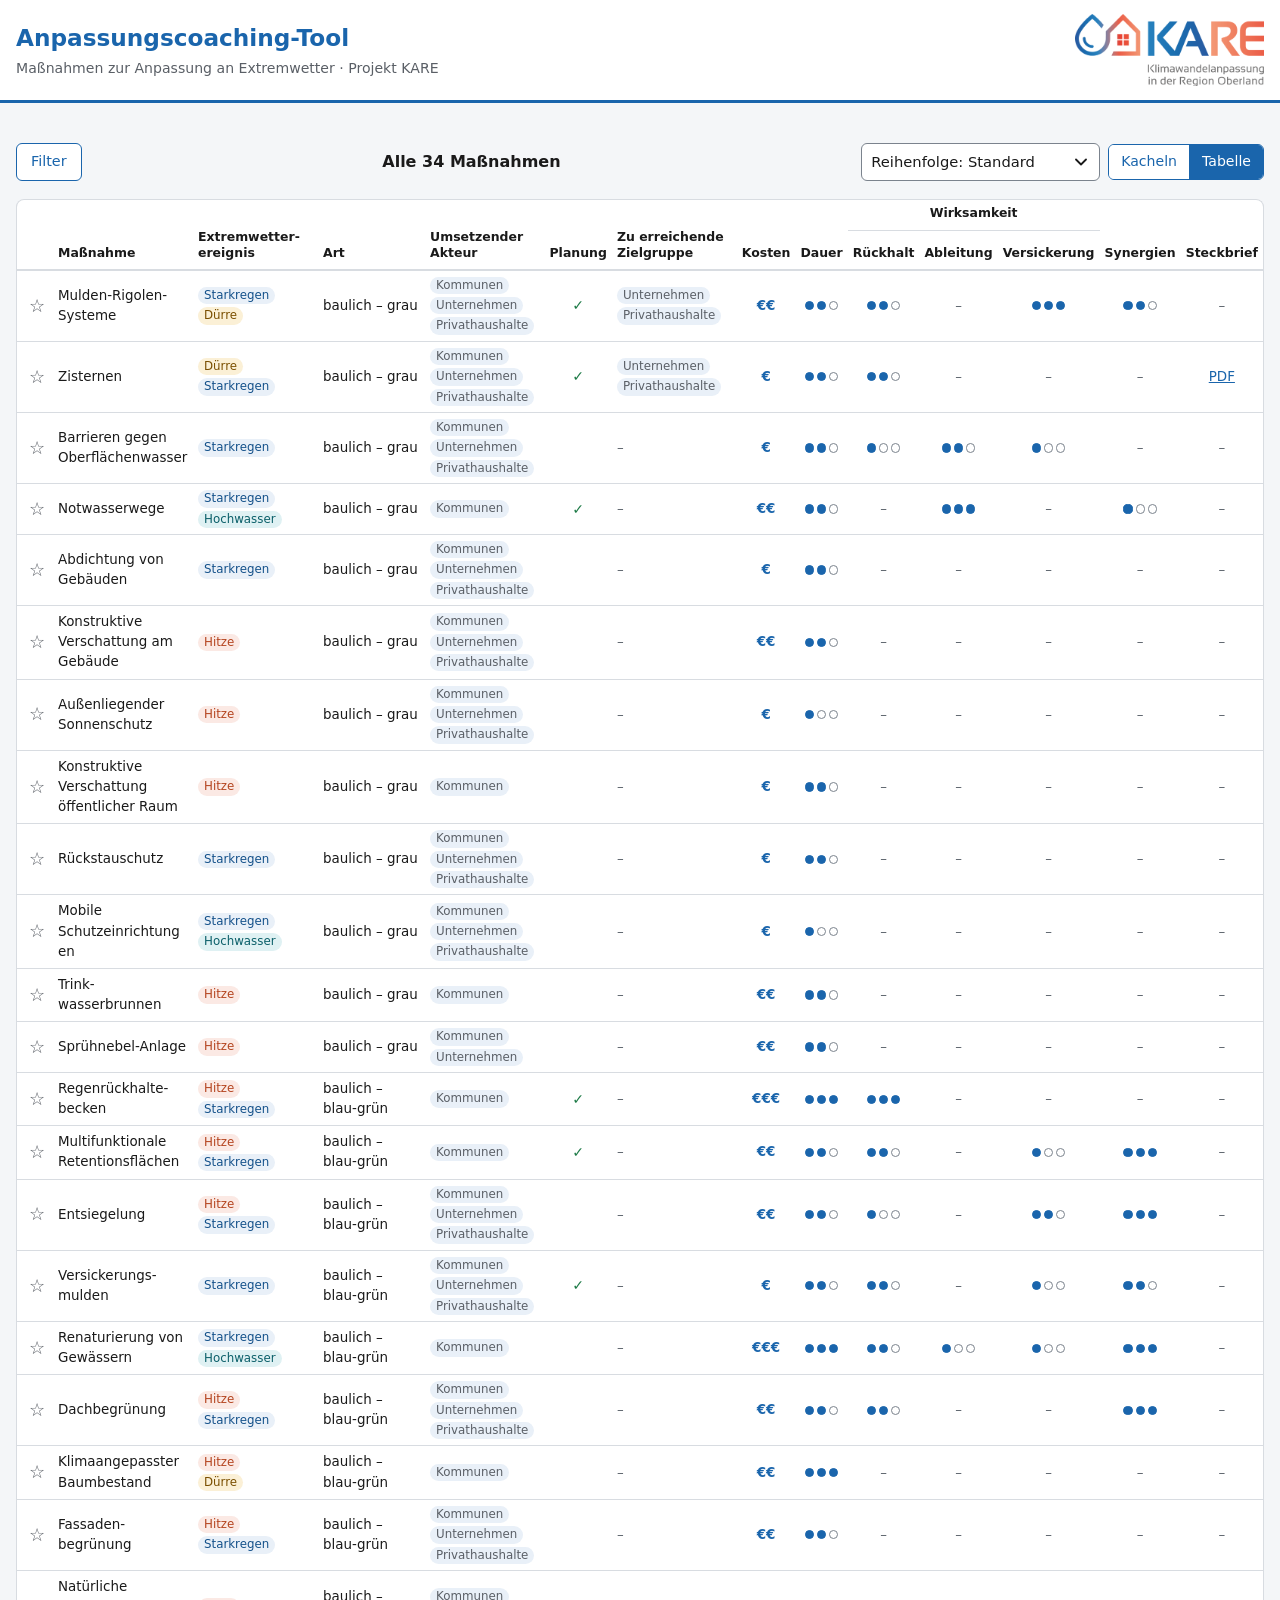
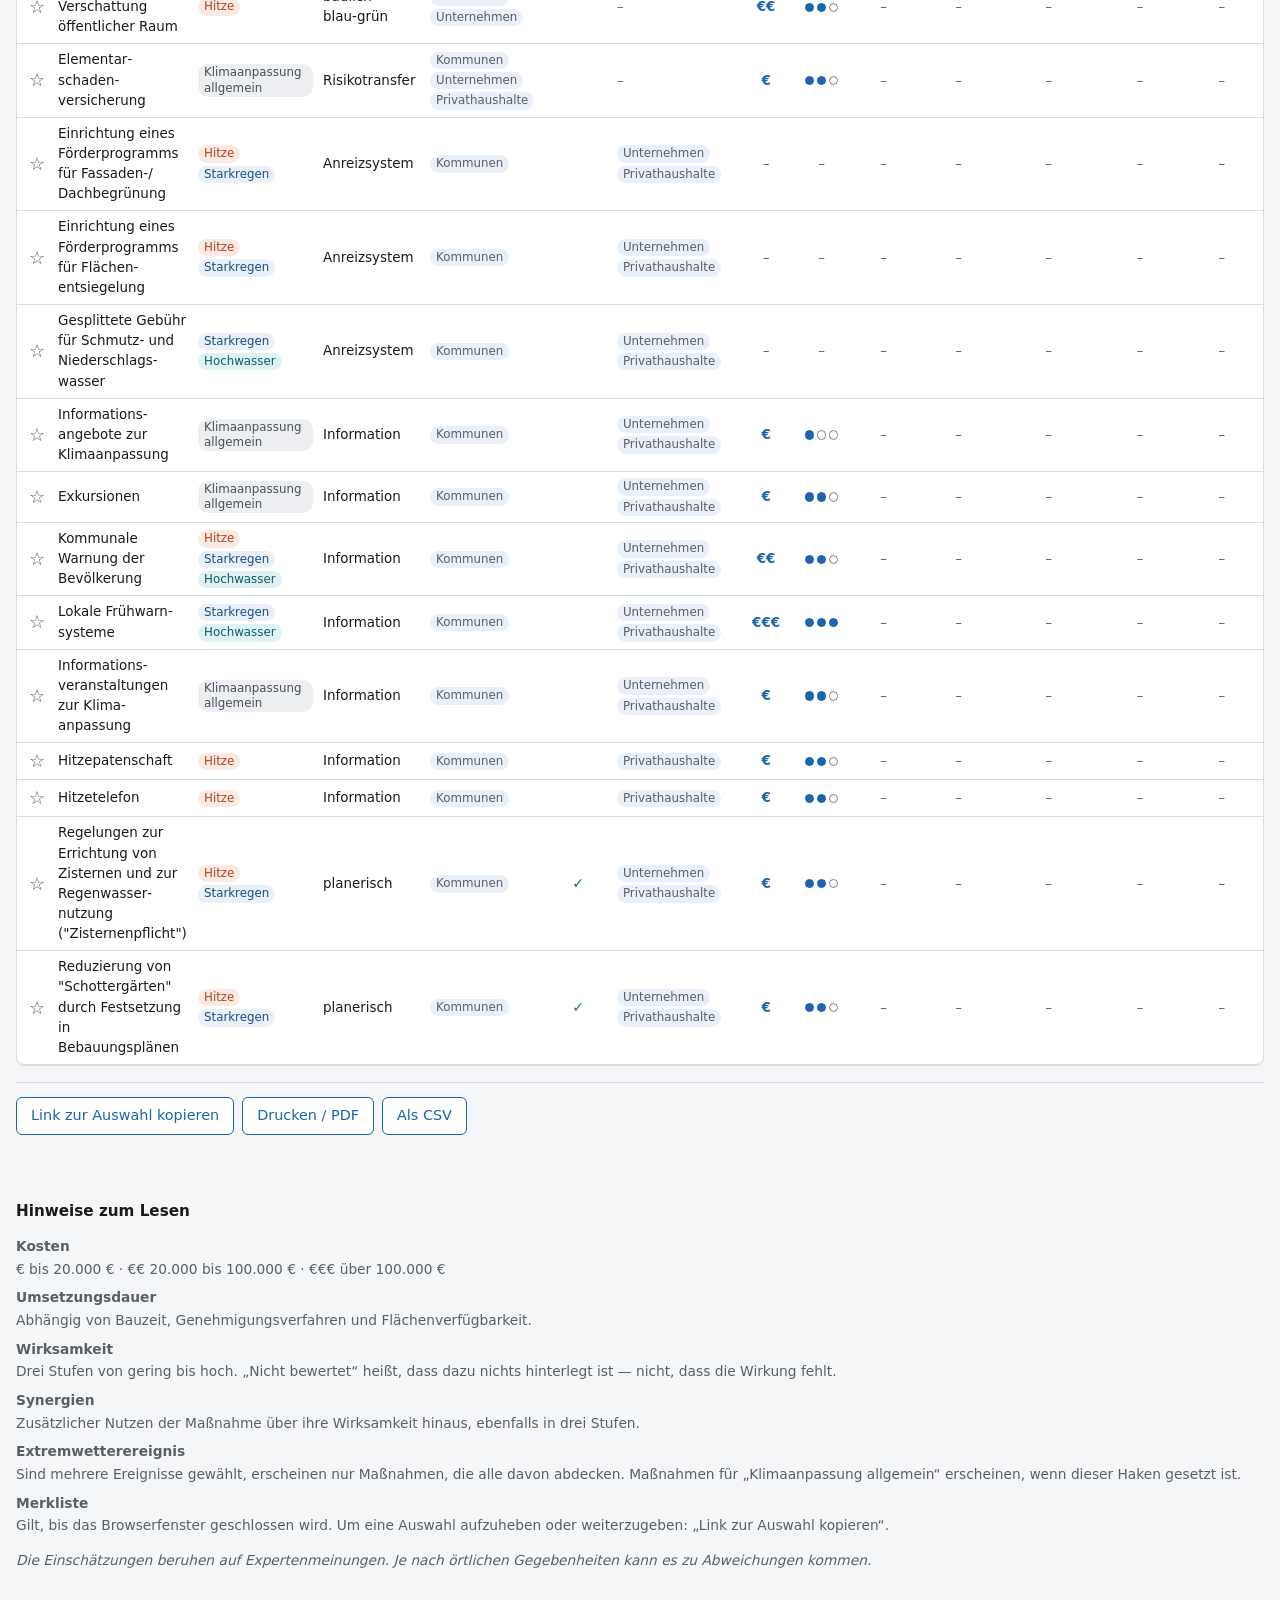
<file: index.html>
<!doctype html>
<html lang="de">
<head>
<meta charset="utf-8">
<meta name="viewport" content="width=device-width, initial-scale=1">
<title>Anpassungscoaching-Tool</title>
<meta name="description" content="Maßnahmen zur Anpassung an Hitze, Starkregen, Dürre und Hochwasser für Kommunen, Unternehmen und Privathaushalte in der Region Oberland. Aus dem Projekt KARE.">
<!-- Sofort, vor dem ersten Zeichnen: Mit JavaScript bleibt die vorab
     geschriebene Massnahmenliste (fuer Crawler ohne JavaScript) unsichtbar. -->
<script>document.documentElement.classList.add('mit-js');</script>
<link rel="stylesheet" href="seite/stil.css?v=8dd8b47">
<!-- Bildzeichen aus dem KARE-Logo (Tropfen und Haus, ohne Schrift), damit es
     auch im Browser-Tab erkennbar bleibt. -->
<link rel="icon" type="image/png" sizes="32x32" href="seite/bilder/favicon-32.png">
<link rel="icon" type="image/png" sizes="192x192" href="seite/bilder/favicon-192.png">
<link rel="apple-touch-icon" href="seite/bilder/apple-touch-icon.png">
<script type="application/ld+json">{
 "@context": "https://schema.org",
 "@type": "Dataset",
 "name": "Anpassungscoaching-Tool: Maßnahmen zur Anpassung an Extremwetter",
 "description": "Maßnahmen zur Anpassung an Hitze, Starkregen, Dürre und Hochwasser für Kommunen, Unternehmen und Privathaushalte in der Region Oberland, mit Einschätzungen zu Kosten, Umsetzungsdauer, Wirksamkeit (Rückhalt, Ableitung, Versickerung, Kühlung) und Synergien.",
 "url": "https://klimaanpassung-oberland.github.io/massnahmentool/",
 "inLanguage": "de",
 "dateModified": "2026-11-20",
 "keywords": [
  "Klimaanpassung",
  "Klimawandelanpassung",
  "Hitze",
  "Starkregen",
  "Dürre",
  "Hochwasser",
  "Maßnahmen",
  "Kommunen",
  "Oberland",
  "KARE"
 ],
 "spatialCoverage": {
  "@type": "Place",
  "name": "Region Oberland: Landkreise Bad Tölz-Wolfratshausen, Garmisch-Partenkirchen, Miesbach und Weilheim-Schongau"
 },
 "creator": {
  "@type": "Organization",
  "name": "Projekt KARE – Klimawandelanpassung in der Region Oberland",
  "url": "https://klimaanpassung-oberland.de/"
 },
 "distribution": {
  "@type": "DataDownload",
  "encodingFormat": "text/csv",
  "contentUrl": "https://klimaanpassung-oberland.github.io/massnahmentool/daten/massnahmen.csv"
 },
 "variableMeasured": [
  "Extremwetterereignis",
  "Art der Maßnahme",
  "Umsetzender Akteur",
  "Planung",
  "Zu erreichende Zielgruppe",
  "Kosten",
  "Umsetzungsdauer",
  "Wirksamkeit",
  "Synergien"
 ]
}</script>
</head>
<body>

<!-- Fuer Tastatur und Screenreader: ueber Kopf und Filter hinweg direkt zu
     den Ergebnissen. Erscheint erst, wenn er den Fokus bekommt. -->
<a class="sprunglink" href="#ergebnis">Zu den Maßnahmen springen</a>

<header class="kopf">
  <div class="kopf-inhalt">
    <div>
      <h1>Anpassungscoaching-Tool</h1>
      <p class="unterzeile">Maßnahmen zur Anpassung an Extremwetter · Projekt KARE</p>
    </div>
    <img class="logo" src="seite/bilder/kare-logo.png" width="1000" height="381"
         alt="KARE – Klimawandelanpassung in der Region Oberland">
  </div>
</header>

<!-- Nur im Ausdruck: wofuer diese Liste steht und wo man sie wiederfindet. -->
<div class="druckkopf" aria-hidden="true">
  <p class="druck-auswahl" id="druck-auswahl"></p>
  <p class="druck-stand" id="druck-stand"></p>
  <!-- Auf Papier gibt es keine Tooltips: ohne Legende waeren die Punkte
       nicht zu entschluesseln. -->
  <p class="druck-legende">
    <span><span class="punkte"><span class="punkt punkt-voll"></span><span class="punkt punkt-voll"></span><span class="punkt punkt-voll"></span></span> hoch bzw. lang</span>
    <span><span class="punkte"><span class="punkt punkt-voll"></span><span class="punkt punkt-voll"></span><span class="punkt punkt-leer"></span></span> mittel</span>
    <span><span class="punkte"><span class="punkt punkt-voll"></span><span class="punkt punkt-leer"></span><span class="punkt punkt-leer"></span></span> gering bzw. kurz</span>
    <span>0 keine Wirkung</span>
    <span>– nicht bewertet</span>
    <span>€ bis 20.000 € · €€ bis 100.000 € · €€€ darüber</span>
  </p>
</div>

<main class="raster">

  <div class="filter-huelle" id="filter-huelle">
    <div class="filter-abdeckung" id="filter-abdeckung" hidden></div>
    <!-- section statt aside: Auf dem Handy wird daraus ein Dialog, und den
         erlaubt der Standard an einem aside nicht. -->
    <section class="filter" id="filter" aria-labelledby="filter-titel">
      <div class="filter-kopf">
        <h2 id="filter-titel">Filter</h2>
        <button type="button" id="zuruecksetzen" class="knopf-schlicht">Alle zurücksetzen</button>
        <button type="button" id="filter-schliessen" class="knopf-zu" aria-label="Filter schließen">×</button>
      </div>

      <div class="suche">
        <label for="suchfeld">Suche</label>
        <input type="search" id="suchfeld" placeholder="Maßnahme suchen …" autocomplete="off">
      </div>

      <!-- Die Haken fuer Extremwetterereignis und Art baut app.js aus den Daten:
           neue Werte in der Tabelle erscheinen ohne Programmaenderung. -->
      <fieldset data-feld="ereignis">
        <legend>Extremwetterereignis</legend>
      </fieldset>

      <fieldset data-feld="akteur">
        <legend>Umsetzender Akteur</legend>
        <label><input type="checkbox" value="K"> Kommunen</label>
        <label><input type="checkbox" value="U"> Unternehmen</label>
        <label><input type="checkbox" value="P"> Privathaushalte</label>
      </fieldset>

      <fieldset data-feld="zielgruppe">
        <legend>Zu erreichende Zielgruppe</legend>
        <label><input type="checkbox" value="K"> Kommunen</label>
        <label><input type="checkbox" value="U"> Unternehmen</label>
        <label><input type="checkbox" value="P"> Privathaushalte</label>
      </fieldset>

      <fieldset data-feld="art">
        <legend>Art der Maßnahme</legend>
      </fieldset>

      <fieldset data-feld="kosten">
        <legend>Investitionshöhe</legend>
        <label><input type="checkbox" value="1"> € – bis 20.000 €</label>
        <label><input type="checkbox" value="2"> €€ – 20.000 bis 100.000 €</label>
        <label><input type="checkbox" value="3"> €€€ – über 100.000 €</label>
      </fieldset>

      <div class="filter-fuss">
        <button type="button" id="filter-anwenden" class="knopf knopf-breit">Maßnahmen anzeigen</button>
      </div>
    </section>
  </div>

  <section class="ergebnis" id="ergebnis" aria-labelledby="ergebnis-titel" tabindex="-1">
    <h2 id="ergebnis-titel" class="unsichtbar">Maßnahmen</h2>
    <div class="ergebnis-kopf">
      <button type="button" id="filter-oeffnen" class="knopf-zweit filter-knopf"
              aria-controls="filter" aria-expanded="false">
        Filter <span id="filter-anzahl" class="anzahl" hidden></span>
      </button>
      <p id="zaehler" role="status">Maßnahmen werden geladen …</p>
      <div class="ansicht-wahl">
        <label for="sortierung" class="unsichtbar">Sortieren</label>
        <select id="sortierung">
          <option value="">Reihenfolge: Standard</option>
          <option value="name">Name A–Z</option>
          <option value="kosten">Günstig zuerst</option>
          <option value="dauer">Schnell umsetzbar zuerst</option>
          <option value="rueckhalt">Größter Rückhalt zuerst</option>
          <option value="ableitung">Beste Ableitung zuerst</option>
          <option value="versickerung">Beste Versickerung zuerst</option>
          <option value="kuehlung">Größte Kühlung zuerst</option>
          <option value="synergien">Größte Synergien zuerst</option>
        </select>
        <div class="umschalter" role="group" aria-label="Ansicht">
          <button type="button" data-ansicht="karten" aria-pressed="false">Kacheln</button>
          <button type="button" data-ansicht="tabelle" aria-pressed="true">Tabelle</button>
        </div>
      </div>
    </div>

    <!-- Erscheint, sobald etwas gemerkt ist; unten am Bildschirm angeheftet. -->
    <div id="merkleiste" class="merkleiste" role="region" aria-label="Merkliste" hidden>
      <div class="merkleiste-inhalt">
        <span id="merk-text" class="merk-text"></span>
        <button type="button" id="merk-nur" class="knopf-zweit" aria-pressed="false">Nur Merkliste</button>
        <button type="button" id="merk-vergleich" class="knopf">Vergleichen</button>
      </div>
    </div>

    <div id="chips" class="chips" aria-label="Aktive Filter"></div>

    <p id="ausgeblendet" class="hinweis-luecke" hidden></p>

    <ul id="karten" class="karten" aria-label="Maßnahmen als Kacheln"></ul>

    <div class="tabelle-rahmen" id="tabelle-rahmen" hidden>
      <!-- Haftet mit dem Tabellenkopf und zeichnet dessen obere Linie mit
           runden Ecken; der Rahmen selbst scrollt dabei weg. -->
      <div class="tabellen-deckel" aria-hidden="true"></div>
      <table id="tabelle">
        <caption class="unsichtbar">Maßnahmen mit Extremwetterereignis, Art, umsetzendem Akteur,
          Planung, Zielgruppe, Kosten, Dauer, Wirksamkeit und Synergien. Spaltenköpfe sind
          Knöpfe zum Sortieren.</caption>
        <!-- Spaltenbreiten (colgroup) und Kopf baut app.js aus den Daten; ganz
             leere Wirksamkeits-Spalten fallen dabei weg. -->
        <tbody id="koerper"></tbody>
      </table>
    </div>

    <div id="vergleich" class="vergleich" hidden></div>

    <!-- Nur im Ausdruck: Auf Papier ist „PDF“ nicht anklickbar, deshalb die
         Steckbriefe mit vollstaendiger Adresse am Ende. -->
    <section class="druck-anhang" id="druck-anhang" aria-hidden="true"></section>

    <p id="leer" class="leer" hidden></p>

    <div class="weitergeben" aria-label="Auswahl weitergeben">
      <button type="button" id="teilen" class="knopf-zweit">Link zur Auswahl kopieren</button>
      <button type="button" id="drucken" class="knopf-zweit">Drucken / PDF</button>
      <button type="button" id="herunterladen" class="knopf-zweit">Als CSV</button>
      <p id="weitergeben-status" class="weitergeben-status" role="status"></p>
    </div>

    <!-- Beim Veroeffentlichen fuellt werkzeuge/vorab.py hier alle Massnahmen
         als HTML ein: fuer Suchmaschinen und KI-Dienste, die kein JavaScript
         ausfuehren. -->
    <section class="vorab" aria-labelledby="vorab-titel">
  <h2 id="vorab-titel">Alle 34 Maßnahmen im Überblick</h2>
  <p>Maßnahmen zur Anpassung an Hitze, Starkregen, Dürre und Hochwasser für Kommunen,
     Unternehmen und Privathaushalte in der Region Oberland, mit Einschätzungen zu
     Kosten, Umsetzungsdauer, Wirksamkeit und Synergien. Aus dem Projekt KARE – Klimawandelanpassung in der Region Oberland.
     Stand 20.11.2026. Die Daten gibt es auch als
     <a href="https://klimaanpassung-oberland.github.io/massnahmentool/daten/massnahmen.csv">CSV-Datei</a>.</p>
  <noscript><p>Zum Filtern, Sortieren und Vergleichen bitte JavaScript einschalten.</p></noscript>
  <table>
    <thead><tr><th scope="col">Maßnahme</th><th scope="col">Extremwetterereignis</th>
      <th scope="col">Art</th><th scope="col">Umsetzender Akteur</th><th scope="col">Planung</th>
      <th scope="col">Zu erreichende Zielgruppe</th><th scope="col">Kosten</th>
      <th scope="col">Umsetzungsdauer</th><th scope="col">Wirksamkeit</th>
      <th scope="col">Synergien</th><th scope="col">Steckbrief</th></tr></thead>
    <tbody>
      <tr><th scope="row">Mulden-Rigolen-Systeme</th><td>Starkregen &amp; Dürre</td><td>baulich – grau</td><td>Kommunen, Unternehmen, Privathaushalte</td><td>ja</td><td>Unternehmen, Privathaushalte</td><td>20.000 bis 100.000 €</td><td>mittel</td><td>Rückhalt mittel, Versickerung hoch</td><td>mittel</td><td>–</td></tr>
      <tr><th scope="row">Zisternen</th><td>Dürre &amp; Starkregen</td><td>baulich – grau</td><td>Kommunen, Unternehmen, Privathaushalte</td><td>ja</td><td>Unternehmen, Privathaushalte</td><td>bis 20.000 €</td><td>mittel</td><td>Rückhalt mittel</td><td>nicht bewertet</td><td><a href="https://klimaanpassung-oberland.github.io/massnahmentool/steckbriefe/Steckbrief_Zisternen.pdf">Steckbrief (PDF)</a></td></tr>
      <tr><th scope="row">Barrieren gegen Oberflächenwasser</th><td>Starkregen</td><td>baulich – grau</td><td>Kommunen, Unternehmen, Privathaushalte</td><td>nein</td><td>nicht angegeben</td><td>bis 20.000 €</td><td>mittel</td><td>Rückhalt gering, Ableitung mittel, Versickerung gering</td><td>nicht bewertet</td><td>–</td></tr>
      <tr><th scope="row">Notwasserwege</th><td>Starkregen &amp; Hochwasser</td><td>baulich – grau</td><td>Kommunen</td><td>ja</td><td>nicht angegeben</td><td>20.000 bis 100.000 €</td><td>mittel</td><td>Ableitung hoch</td><td>gering</td><td>–</td></tr>
      <tr><th scope="row">Abdichtung von Gebäuden</th><td>Starkregen</td><td>baulich – grau</td><td>Kommunen, Unternehmen, Privathaushalte</td><td>nein</td><td>nicht angegeben</td><td>bis 20.000 €</td><td>mittel</td><td>nicht bewertet</td><td>nicht bewertet</td><td>–</td></tr>
      <tr><th scope="row">Konstruktive Verschattung am Gebäude</th><td>Hitze</td><td>baulich – grau</td><td>Kommunen, Unternehmen, Privathaushalte</td><td>nein</td><td>nicht angegeben</td><td>20.000 bis 100.000 €</td><td>mittel</td><td>nicht bewertet</td><td>nicht bewertet</td><td>–</td></tr>
      <tr><th scope="row">Außenliegender Sonnenschutz</th><td>Hitze</td><td>baulich – grau</td><td>Kommunen, Unternehmen, Privathaushalte</td><td>nein</td><td>nicht angegeben</td><td>bis 20.000 €</td><td>kurz</td><td>nicht bewertet</td><td>nicht bewertet</td><td>–</td></tr>
      <tr><th scope="row">Konstruktive Verschattung öffentlicher Raum</th><td>Hitze</td><td>baulich – grau</td><td>Kommunen</td><td>nein</td><td>nicht angegeben</td><td>bis 20.000 €</td><td>mittel</td><td>nicht bewertet</td><td>nicht bewertet</td><td>–</td></tr>
      <tr><th scope="row">Rückstauschutz</th><td>Starkregen</td><td>baulich – grau</td><td>Kommunen, Unternehmen, Privathaushalte</td><td>nein</td><td>nicht angegeben</td><td>bis 20.000 €</td><td>mittel</td><td>nicht bewertet</td><td>nicht bewertet</td><td>–</td></tr>
      <tr><th scope="row">Mobile Schutzeinrichtungen</th><td>Starkregen &amp; Hochwasser</td><td>baulich – grau</td><td>Kommunen, Unternehmen, Privathaushalte</td><td>nein</td><td>nicht angegeben</td><td>bis 20.000 €</td><td>kurz</td><td>nicht bewertet</td><td>nicht bewertet</td><td>–</td></tr>
      <tr><th scope="row">Trinkwasserbrunnen</th><td>Hitze</td><td>baulich – grau</td><td>Kommunen</td><td>nein</td><td>nicht angegeben</td><td>20.000 bis 100.000 €</td><td>mittel</td><td>nicht bewertet</td><td>nicht bewertet</td><td>–</td></tr>
      <tr><th scope="row">Sprühnebel-Anlage</th><td>Hitze</td><td>baulich – grau</td><td>Kommunen, Unternehmen</td><td>nein</td><td>nicht angegeben</td><td>20.000 bis 100.000 €</td><td>mittel</td><td>nicht bewertet</td><td>nicht bewertet</td><td>–</td></tr>
      <tr><th scope="row">Regenrückhaltebecken</th><td>Hitze &amp; Starkregen</td><td>baulich – blau-grün</td><td>Kommunen</td><td>ja</td><td>nicht angegeben</td><td>über 100.000 €</td><td>lang</td><td>Rückhalt hoch</td><td>nicht bewertet</td><td>–</td></tr>
      <tr><th scope="row">Multifunktionale Retentionsflächen</th><td>Hitze &amp; Starkregen</td><td>baulich – blau-grün</td><td>Kommunen</td><td>ja</td><td>nicht angegeben</td><td>20.000 bis 100.000 €</td><td>mittel</td><td>Rückhalt mittel, Versickerung gering</td><td>hoch</td><td>–</td></tr>
      <tr><th scope="row">Entsiegelung</th><td>Hitze &amp; Starkregen</td><td>baulich – blau-grün</td><td>Kommunen, Unternehmen, Privathaushalte</td><td>nein</td><td>nicht angegeben</td><td>20.000 bis 100.000 €</td><td>mittel</td><td>Rückhalt gering, Versickerung mittel</td><td>hoch</td><td>–</td></tr>
      <tr><th scope="row">Versickerungsmulden</th><td>Starkregen</td><td>baulich – blau-grün</td><td>Kommunen, Unternehmen, Privathaushalte</td><td>ja</td><td>nicht angegeben</td><td>bis 20.000 €</td><td>mittel</td><td>Rückhalt mittel, Versickerung gering</td><td>mittel</td><td>–</td></tr>
      <tr><th scope="row">Renaturierung von Gewässern</th><td>Starkregen &amp; Hochwasser</td><td>baulich – blau-grün</td><td>Kommunen</td><td>nein</td><td>nicht angegeben</td><td>über 100.000 €</td><td>lang</td><td>Rückhalt mittel, Ableitung gering, Versickerung gering</td><td>hoch</td><td>–</td></tr>
      <tr><th scope="row">Dachbegrünung</th><td>Hitze &amp; Starkregen</td><td>baulich – blau-grün</td><td>Kommunen, Unternehmen, Privathaushalte</td><td>nein</td><td>nicht angegeben</td><td>20.000 bis 100.000 €</td><td>mittel</td><td>Rückhalt mittel</td><td>hoch</td><td>–</td></tr>
      <tr><th scope="row">Klimaangepasster Baumbestand</th><td>Hitze &amp; Dürre</td><td>baulich – blau-grün</td><td>Kommunen</td><td>nein</td><td>nicht angegeben</td><td>20.000 bis 100.000 €</td><td>lang</td><td>nicht bewertet</td><td>nicht bewertet</td><td>–</td></tr>
      <tr><th scope="row">Fassadenbegrünung</th><td>Hitze &amp; Starkregen</td><td>baulich – blau-grün</td><td>Kommunen, Unternehmen, Privathaushalte</td><td>nein</td><td>nicht angegeben</td><td>20.000 bis 100.000 €</td><td>mittel</td><td>nicht bewertet</td><td>nicht bewertet</td><td>–</td></tr>
      <tr><th scope="row">Natürliche Verschattung öffentlicher Raum</th><td>Hitze</td><td>baulich – blau-grün</td><td>Kommunen, Unternehmen</td><td>nein</td><td>nicht angegeben</td><td>20.000 bis 100.000 €</td><td>mittel</td><td>nicht bewertet</td><td>nicht bewertet</td><td>–</td></tr>
      <tr><th scope="row">Elementarschadenversicherung</th><td>Klimaanpassung allgemein</td><td>Risikotransfer</td><td>Kommunen, Unternehmen, Privathaushalte</td><td>nein</td><td>nicht angegeben</td><td>bis 20.000 €</td><td>mittel</td><td>nicht bewertet</td><td>nicht bewertet</td><td>–</td></tr>
      <tr><th scope="row">Einrichtung eines Förderprogramms für Fassaden-/Dachbegrünung</th><td>Hitze &amp; Starkregen</td><td>Anreizsystem</td><td>Kommunen</td><td>nein</td><td>Unternehmen, Privathaushalte</td><td>nicht angegeben</td><td>nicht angegeben</td><td>nicht bewertet</td><td>nicht bewertet</td><td>–</td></tr>
      <tr><th scope="row">Einrichtung eines Förderprogramms für Flächenentsiegelung</th><td>Hitze &amp; Starkregen</td><td>Anreizsystem</td><td>Kommunen</td><td>nein</td><td>Unternehmen, Privathaushalte</td><td>nicht angegeben</td><td>nicht angegeben</td><td>nicht bewertet</td><td>nicht bewertet</td><td>–</td></tr>
      <tr><th scope="row">Gesplittete Gebühr für Schmutz- und Niederschlagswasser</th><td>Starkregen &amp; Hochwasser</td><td>Anreizsystem</td><td>Kommunen</td><td>nein</td><td>Unternehmen, Privathaushalte</td><td>nicht angegeben</td><td>nicht angegeben</td><td>nicht bewertet</td><td>nicht bewertet</td><td>–</td></tr>
      <tr><th scope="row">Informationsangebote zur Klimaanpassung</th><td>Klimaanpassung allgemein</td><td>Information</td><td>Kommunen</td><td>nein</td><td>Unternehmen, Privathaushalte</td><td>bis 20.000 €</td><td>kurz</td><td>nicht bewertet</td><td>nicht bewertet</td><td>–</td></tr>
      <tr><th scope="row">Exkursionen</th><td>Klimaanpassung allgemein</td><td>Information</td><td>Kommunen</td><td>nein</td><td>Unternehmen, Privathaushalte</td><td>bis 20.000 €</td><td>mittel</td><td>nicht bewertet</td><td>nicht bewertet</td><td>–</td></tr>
      <tr><th scope="row">Kommunale Warnung der Bevölkerung</th><td>Hitze &amp; Starkregen &amp; Hochwasser</td><td>Information</td><td>Kommunen</td><td>nein</td><td>Unternehmen, Privathaushalte</td><td>20.000 bis 100.000 €</td><td>mittel</td><td>nicht bewertet</td><td>nicht bewertet</td><td>–</td></tr>
      <tr><th scope="row">Lokale Frühwarnsysteme</th><td>Starkregen &amp; Hochwasser</td><td>Information</td><td>Kommunen</td><td>nein</td><td>Unternehmen, Privathaushalte</td><td>über 100.000 €</td><td>lang</td><td>nicht bewertet</td><td>nicht bewertet</td><td>–</td></tr>
      <tr><th scope="row">Informationsveranstaltungen zur Klimaanpassung</th><td>Klimaanpassung allgemein</td><td>Information</td><td>Kommunen</td><td>nein</td><td>Unternehmen, Privathaushalte</td><td>bis 20.000 €</td><td>mittel</td><td>nicht bewertet</td><td>nicht bewertet</td><td>–</td></tr>
      <tr><th scope="row">Hitzepatenschaft</th><td>Hitze</td><td>Information</td><td>Kommunen</td><td>nein</td><td>Privathaushalte</td><td>bis 20.000 €</td><td>mittel</td><td>nicht bewertet</td><td>nicht bewertet</td><td>–</td></tr>
      <tr><th scope="row">Hitzetelefon</th><td>Hitze</td><td>Information</td><td>Kommunen</td><td>nein</td><td>Privathaushalte</td><td>bis 20.000 €</td><td>mittel</td><td>nicht bewertet</td><td>nicht bewertet</td><td>–</td></tr>
      <tr><th scope="row">Regelungen zur Errichtung von Zisternen und zur Regenwassernutzung (&quot;Zisternenpflicht&quot;)</th><td>Hitze &amp; Starkregen</td><td>planerisch</td><td>Kommunen</td><td>ja</td><td>Unternehmen, Privathaushalte</td><td>bis 20.000 €</td><td>mittel</td><td>nicht bewertet</td><td>nicht bewertet</td><td>–</td></tr>
      <tr><th scope="row">Reduzierung von &quot;Schottergärten&quot; durch Festsetzung in Bebauungsplänen</th><td>Hitze &amp; Starkregen</td><td>planerisch</td><td>Kommunen</td><td>ja</td><td>Unternehmen, Privathaushalte</td><td>bis 20.000 €</td><td>mittel</td><td>nicht bewertet</td><td>nicht bewertet</td><td>–</td></tr>
    </tbody>
  </table>
</section>
  </section>
</main>

<footer class="fuss">
  <h2>Hinweise zum Lesen</h2>
  <dl>
    <dt>Kosten</dt>
    <dd>€ bis 20.000 € · €€ 20.000 bis 100.000 € · €€€ über 100.000 €</dd>
    <dt>Umsetzungsdauer</dt>
    <dd>Abhängig von Bauzeit, Genehmigungsverfahren und Flächenverfügbarkeit.</dd>
    <dt>Wirksamkeit</dt>
    <dd>Drei Stufen von gering bis hoch. „Nicht bewertet“ heißt, dass dazu
        nichts hinterlegt ist — nicht, dass die Wirkung fehlt.</dd>
    <dt>Synergien</dt>
    <dd>Zusätzlicher Nutzen der Maßnahme über ihre Wirksamkeit hinaus,
        ebenfalls in drei Stufen.</dd>
    <dt>Extremwetterereignis</dt>
    <dd>Sind mehrere Ereignisse gewählt, erscheinen nur Maßnahmen, die alle
        davon abdecken. Maßnahmen für „Klimaanpassung allgemein“ erscheinen,
        wenn dieser Haken gesetzt ist.</dd>
    <dt class="nur-bildschirm">Merkliste</dt>
    <dd class="nur-bildschirm">Gilt, bis das Browserfenster geschlossen wird. Um eine Auswahl
        aufzuheben oder weiterzugeben: „Link zur Auswahl kopieren“.</dd>
  </dl>
  <p class="warnung">Die Einschätzungen beruhen auf Expertenmeinungen. Je nach
     örtlichen Gegebenheiten kann es zu Abweichungen kommen.</p>
</footer>

<script src="seite/csv.js?v=8dd8b47"></script>
<script src="seite/app.js?v=8dd8b47"></script>
</body>
</html>
</file>
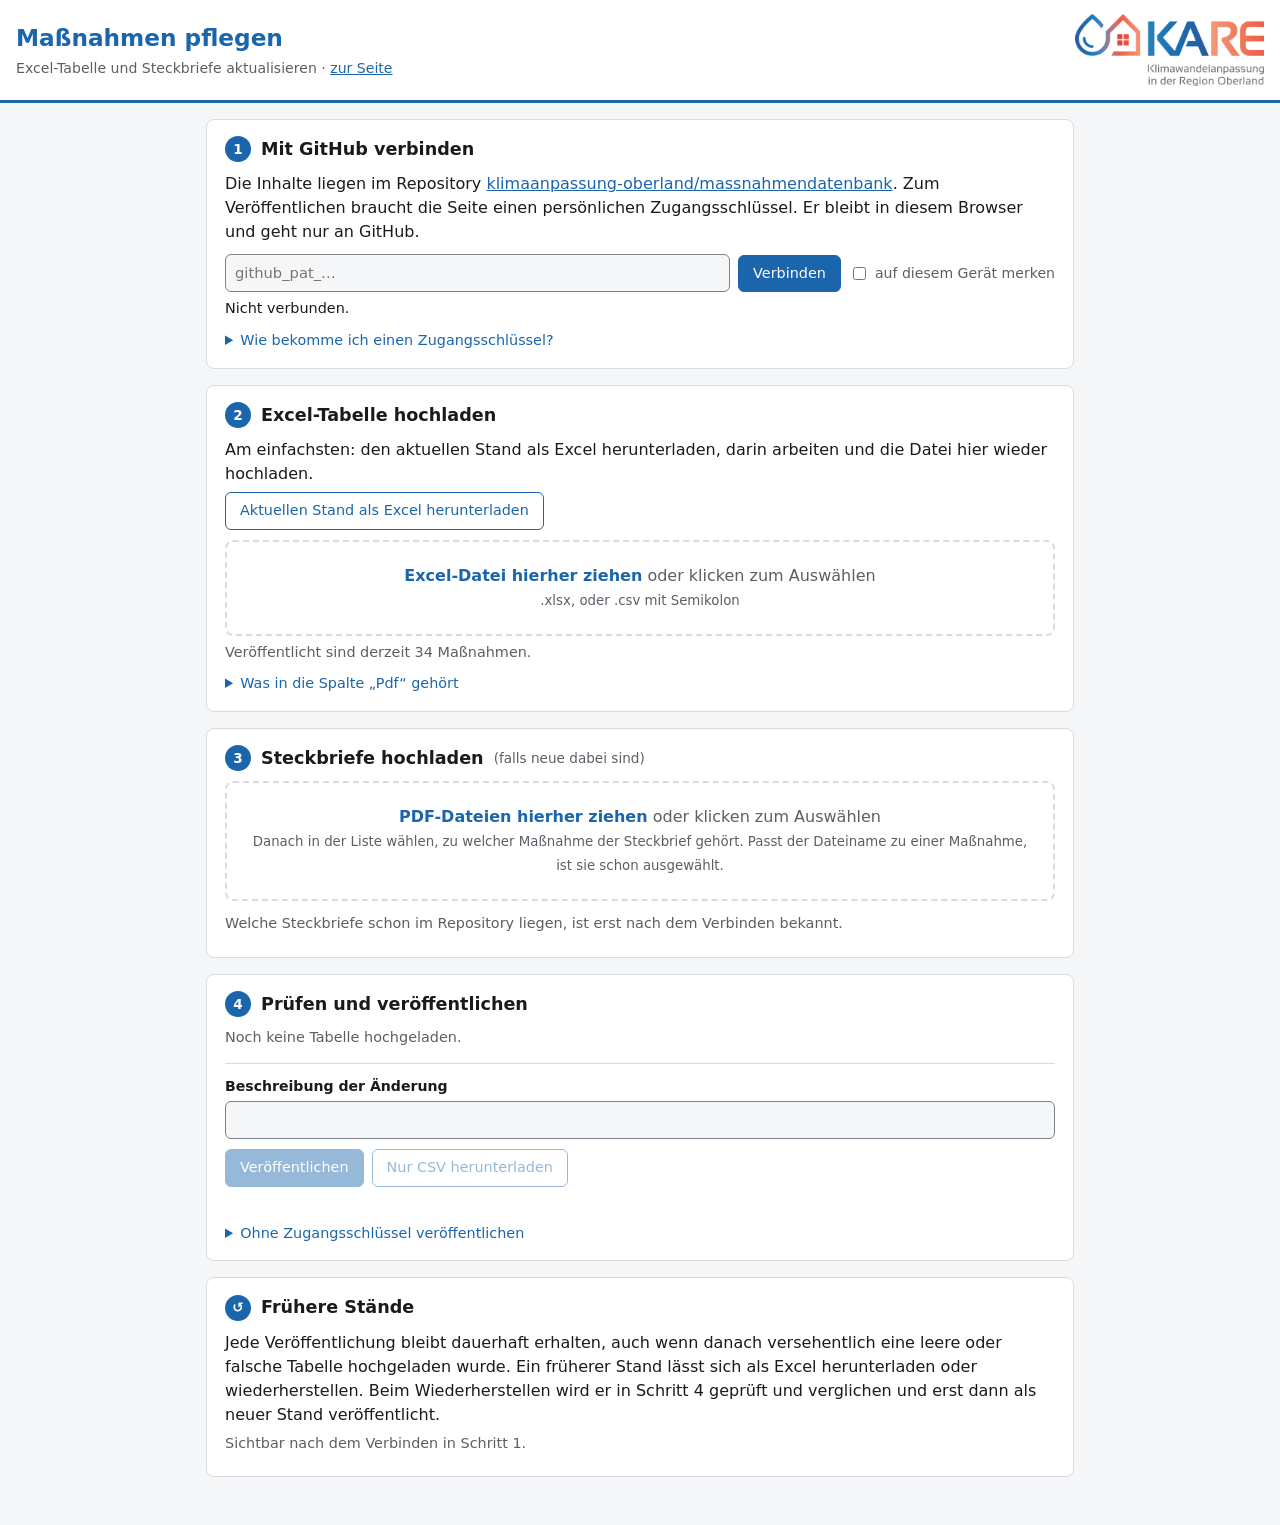
<file: pflege.html>
<!doctype html>
<html lang="de">
<head>
<meta charset="utf-8">
<meta name="viewport" content="width=device-width, initial-scale=1">
<meta name="robots" content="noindex">
<title>Maßnahmen pflegen</title>
<link rel="stylesheet" href="seite/stil.css?v=8dd8b47">
<!-- Wie das Tool, mit Stift-Abzeichen: im Tab sofort als Pflegeseite zu
     erkennen. -->
<link rel="icon" type="image/png" sizes="32x32" href="seite/bilder/pflege-favicon-32.png">
<link rel="icon" type="image/png" sizes="192x192" href="seite/bilder/pflege-favicon-192.png">
<link rel="apple-touch-icon" href="seite/bilder/pflege-apple-touch-icon.png">
</head>
<body class="pflege">

<header class="kopf">
  <div class="kopf-inhalt">
    <div>
      <h1>Maßnahmen pflegen</h1>
      <p class="unterzeile">Excel-Tabelle und Steckbriefe aktualisieren · <a href="index.html">zur Seite</a></p>
    </div>
    <img class="logo" src="seite/bilder/kare-logo.png" width="1000" height="381"
         alt="KARE – Klimawandelanpassung in der Region Oberland">
  </div>
</header>

<main class="pflege-inhalt">

  <!-- 1 ---------------------------------------------------------------- -->
  <section class="schritt" aria-labelledby="s1">
    <h2 id="s1"><span class="nr">1</span> Mit GitHub verbinden</h2>
    <p>Die Inhalte liegen im Repository
       <a id="repo-link" href="#" target="_blank" rel="noopener">klimaanpassung-oberland/massnahmendatenbank</a>.
       Zum Veröffentlichen braucht die Seite einen persönlichen Zugangsschlüssel.
       Er bleibt in diesem Browser und geht nur an GitHub.</p>

    <form id="verbinden" class="zeile-form" autocomplete="off">
      <label for="schluessel" class="unsichtbar">Zugangsschlüssel</label>
      <input type="password" id="schluessel" placeholder="github_pat_…" spellcheck="false">
      <button type="submit" class="knopf">Verbinden</button>
      <label class="haken"><input type="checkbox" id="merken"> auf diesem Gerät merken</label>
    </form>
    <p id="verbindung" class="status" role="status">Nicht verbunden.</p>
    <p id="abmelden-zeile" hidden>
      <button type="button" id="abmelden" class="knopf-schlicht">Abmelden und Schlüssel auf diesem Gerät vergessen</button>
    </p>

    <details class="anleitung">
      <summary>Wie bekomme ich einen Zugangsschlüssel?</summary>
      <ol>
        <li>Bei GitHub anmelden und
            <a href="https://github.com/settings/personal-access-tokens/new" target="_blank" rel="noopener">einen neuen „Fine-grained token“ anlegen</a>.</li>
        <li><b>Resource owner:</b> klimaanpassung-oberland.
            <b>Repository access:</b> „Only select repositories“ → massnahmendatenbank.</li>
        <li><b>Permissions → Repository permissions → Contents:</b> „Read and write“. Sonst nichts.</li>
        <li><b>Expiration:</b> so lang, wie die Organisation erlaubt (z. B. ein Jahr).
            Erzeugen, den Schlüssel kopieren und oben einfügen.</li>
      </ol>
      <p>Mit <b>„auf diesem Gerät merken“</b> verbindet sich die Seite danach bei
         jedem Öffnen von selbst, bis der Schlüssel abläuft. Das nur auf dem
         eigenen Rechner anhaken, nicht auf einem gemeinsam genutzten. Ohne den
         Haken gilt die Verbindung bis zum Schließen des Tabs.</p>
      <p>Verlangt die Organisation eine Freigabe für solche Schlüssel, muss ein
         Organisations-Admin ihn einmal bestätigen.</p>
    </details>
  </section>

  <!-- 2 ---------------------------------------------------------------- -->
  <section class="schritt" aria-labelledby="s2">
    <h2 id="s2"><span class="nr">2</span> Excel-Tabelle hochladen</h2>
    <p>Am einfachsten: den aktuellen Stand als Excel herunterladen, darin
       arbeiten und die Datei hier wieder hochladen.</p>
    <p><button type="button" id="vorlage" class="knopf-zweit">Aktuellen Stand als Excel herunterladen</button></p>

    <label class="ablage" id="ablage-tabelle">
      <input type="file" id="datei-tabelle" accept=".xlsx,.csv">
      <span><b>Excel-Datei hierher ziehen</b> oder klicken zum Auswählen<br>
            <small>.xlsx, oder .csv mit Semikolon</small></span>
    </label>
    <p id="tabelle-status" class="status" role="status"></p>

    <details class="anleitung">
      <summary>Was in die Spalte „Pdf“ gehört</summary>
      <p>Die Spalte „Steckbrief“ mit Ja/Nein dient nur der Übersicht; die Seite
         richtet sich nach „Pdf“.</p>
      <ul>
        <li><b>Ein Dateiname</b> wie <code>Steckbrief_Zisternen.pdf</code> — die Datei liegt
            dann im Repository im Ordner <code>steckbriefe/</code>
            (in Schritt 3 hochladen). Groß- und Kleinschreibung zählt.</li>
        <li><b>Oder ein vollständiger Link</b> wie
            <code>https://www.energiewende-oberland.de/…/Gruendach.pdf</code>,
            wenn die Datei woanders liegt.</li>
        <li>Ein in Excel eingefügter Hyperlink geht auch: Dann zählt der Link,
            nicht der angezeigte Text.</li>
      </ul>
    </details>
  </section>

  <!-- 3 ---------------------------------------------------------------- -->
  <section class="schritt" aria-labelledby="s3">
    <h2 id="s3"><span class="nr">3</span> Steckbriefe hochladen <small>(falls neue dabei sind)</small></h2>
    <label class="ablage" id="ablage-pdf">
      <input type="file" id="datei-pdf" accept=".pdf,application/pdf" multiple>
      <span><b>PDF-Dateien hierher ziehen</b> oder klicken zum Auswählen<br>
            <small>Danach in der Liste wählen, zu welcher Maßnahme der Steckbrief gehört. Passt der Dateiname zu einer Maßnahme, ist sie schon ausgewählt.</small></span>
    </label>
    <div id="pdf-liste"></div>
    <p id="pdf-bestand" class="status leise"></p>
  </section>

  <!-- 4 ---------------------------------------------------------------- -->
  <section class="schritt" aria-labelledby="s4">
    <h2 id="s4"><span class="nr">4</span> Prüfen und veröffentlichen</h2>
    <div id="pruefung"><p class="leise">Noch keine Tabelle hochgeladen.</p></div>
    <div id="aenderungen"></div>

    <div class="veroeffentlichen">
      <label for="nachricht">Beschreibung der Änderung</label>
      <input type="text" id="nachricht" maxlength="200">
      <label class="bestaetigen" id="bestaetigen-zeile" hidden>
        <input type="checkbox" id="bestaetigen">
        <span id="bestaetigen-text"></span>
      </label>
      <div class="knopfreihe">
        <button type="button" id="los" class="knopf" disabled>Veröffentlichen</button>
        <button type="button" id="csv-laden" class="knopf-zweit" disabled>Nur CSV herunterladen</button>
      </div>
      <p id="ergebnis" class="status" role="status"></p>
    </div>

    <details class="anleitung">
      <summary>Ohne Zugangsschlüssel veröffentlichen</summary>
      <ol>
        <li>Oben „Nur CSV herunterladen“ und die Datei in <code>massnahmen.csv</code> umbenennen.</li>
        <li>Bei GitHub im Ordner
            <a id="link-upload-daten" href="#" target="_blank" rel="noopener">daten/ → „Upload files“</a>
            hochladen; die alte Datei wird ersetzt.</li>
        <li>PDFs genauso im Ordner
            <a id="link-upload-pdf" href="#" target="_blank" rel="noopener">steckbriefe/</a> hochladen.</li>
      </ol>
    </details>
  </section>

  <!-- 5 ---------------------------------------------------------------- -->
  <section class="schritt" aria-labelledby="s5">
    <h2 id="s5"><span class="nr" aria-hidden="true">↺</span> Frühere Stände</h2>
    <p>Jede Veröffentlichung bleibt dauerhaft erhalten, auch wenn danach
       versehentlich eine leere oder falsche Tabelle hochgeladen wurde.
       Ein früherer Stand lässt sich als Excel herunterladen oder
       wiederherstellen. Beim Wiederherstellen wird er in Schritt 4 geprüft und
       verglichen und erst dann als neuer Stand veröffentlicht.</p>
    <div id="verlauf"><p class="leise">Sichtbar nach dem Verbinden in Schritt 1.</p></div>
    <p><button type="button" id="verlauf-mehr" class="knopf-schlicht" hidden>Ältere Stände anzeigen</button></p>
  </section>
</main>

<script src="seite/csv.js?v=8dd8b47"></script>
<script src="seite/xlsx.js?v=8dd8b47"></script>
<script src="seite/pflege.js?v=8dd8b47"></script>
</body>
</html>
</file>
<file: seite/stil.css>
/* Farben aus dem KARE-Logo entnommen, nicht geschaetzt: Der Tropfen und die
   Buchstaben KA laufen in Blau um #1A65AC, Haus und RE in Korallrot um
   #E4624A. */
:root {
  --blau: #1a65ac;
  --blau-tief: #14518a;
  --blau-hell: #e9f0f8;
  --orange: #e4624a;
  --text: #1a1a1a;
  --text-leise: #5a5f66;
  --linie: #d8dce1;
  --flaeche: #ffffff;
  --grund: #f4f6f8;
  --punkt-leer: #cfd4da;
  /* Kontraste nach WCAG 2.2 AA nachgerechnet:
     Strich „keine Angabe“ 5,5:1 auf Weiss (Text, mind. 4,5),
     Rand leerer Punkte und Eingabefelder 3,8:1 (Bedienelement, mind. 3),
     oranger Text 4,9:1 -- das Logo-Orange erreicht als Text nur 3,4. */
  --text-fehlt: #636a72;
  --punkt-rand: #7b838d;
  --feld-rand: #7b838d;
  --orange-text: #c04a30;
  /* Schrift auf blauem Grund (Knoepfe, Zaehler): weiss, im dunklen Modus dunkel. */
  --auf-blau: #ffffff;
  --pfeil: url("data:image/svg+xml,%3Csvg xmlns='http://www.w3.org/2000/svg' viewBox='0 0 12 8'%3E%3Cpath d='M1 1.5l5 5 5-5' fill='none' stroke='%231a1a1a' stroke-width='1.8' stroke-linecap='round' stroke-linejoin='round'/%3E%3C/svg%3E");
  --hitze: #b4441f;
  --hitze-hell: #fbe9e4;
  /* Weitere Extremwetterereignisse (Kontrast Text/Grund jeweils ueber 6:1) */
  --duerre: #7a4f00;
  --duerre-hell: #fbf0d6;
  --hochwasser: #0b5f69;
  --hochwasser-hell: #dff1f3;
  --allgemein: #4a5058;
  --allgemein-hell: #eceef1;
  --gut: #1d7a46;
}

@media (prefers-color-scheme: dark) {
  :root:not([data-thema="hell"]) {
    --blau: #6fa8de;
    --blau-tief: #8dbce8;
    --blau-hell: #1b2738;
    --orange: #f08a72;
    --text: #e8eaed;
    --text-leise: #a0a6ad;
    --linie: #333a44;
    --flaeche: #181c22;
    --grund: #11141a;
    --punkt-leer: #3d444e;
    --text-fehlt: #8b929c;
    --punkt-rand: #6b7480;
    --feld-rand: #6b7480;
    --orange-text: #f08a72;
    --auf-blau: #0d1520;
    --pfeil: url("data:image/svg+xml,%3Csvg xmlns='http://www.w3.org/2000/svg' viewBox='0 0 12 8'%3E%3Cpath d='M1 1.5l5 5 5-5' fill='none' stroke='%23e8eaed' stroke-width='1.8' stroke-linecap='round' stroke-linejoin='round'/%3E%3C/svg%3E");
    --hitze: #f39a7e;
    --hitze-hell: #3a2220;
    --duerre: #e9bf6e;
    --duerre-hell: #3a2f18;
    --hochwasser: #7fd3db;
    --hochwasser-hell: #14353a;
    --allgemein: #c3c9d0;
    --allgemein-hell: #2b3038;
    --gut: #6cc596;
  }
}

* { box-sizing: border-box; }

body {
  margin: 0;
  background: var(--grund);
  color: var(--text);
  font: 16px/1.5 "Segoe UI", system-ui, -apple-system, sans-serif;
}

/* ---------- Kopf ---------- */

/* Heller Kopf: Das Logo traegt einen grauen Untertitel, der auf blauem Grund
   verschwinden wuerde. Die Farbe kommt stattdessen als Streifen darunter. */
.kopf {
  background: var(--flaeche);
  border-bottom: 3px solid var(--blau);
  padding: 14px 16px;
}
.kopf-inhalt {
  max-width: 1400px;
  margin: 0 auto;
  display: flex;
  align-items: center;
  justify-content: space-between;
  gap: 20px;
}
.kopf h1 { margin: 0; font-size: 1.45rem; font-weight: 600; color: var(--blau); }
.unterzeile { margin: 3px 0 0; font-size: .88rem; color: var(--text-leise); }
/* 1000x381: unter etwa 190px Breite wird der zweizeilige Untertitel im Logo
   unleserlich, deshalb nicht kleiner als 72px Hoehe. */
.logo { height: 72px; width: auto; flex-shrink: 0; }

@media (prefers-color-scheme: dark) {
  /* Das Logo ist fuer hellen Grund gezeichnet; der graue Untertitel wird auf
     dunklem Grund unleserlich. Eine helle Platte darunter loest das, ohne
     eine zweite Logofassung zu brauchen. */
  :root:not([data-thema="hell"]) .logo {
    background: #fff;
    border-radius: 6px;
    padding: 5px 8px;
  }
}

/* ---------- Raster ---------- */

.raster {
  max-width: 1400px;
  margin: 0 auto;
  padding: 16px;
  display: grid;
  grid-template-columns: 260px minmax(0, 1fr);
  gap: 16px;
  align-items: start;
}

.unsichtbar { position: absolute; width: 1px; height: 1px; overflow: hidden; clip: rect(0 0 0 0); white-space: nowrap; }
.leise { color: var(--text-leise); }

/* ---------- Filter ---------- */

.filter-huelle { position: sticky; top: calc(var(--seitenkopf, 0px) + 16px); }

.filter {
  background: var(--flaeche);
  border: 1px solid var(--linie);
  border-radius: 8px;
  padding: 14px;
  max-height: calc(100vh - var(--seitenkopf, 0px) - 32px);
  overflow-y: auto;
}
.filter-kopf {
  display: flex;
  align-items: baseline;
  justify-content: space-between;
  gap: 8px;
  margin-bottom: 10px;
}
.filter h2 { margin: 0; font-size: 1rem; }

/* Nur im Filterfenster auf dem Handy */
.knopf-zu, .filter-fuss, .filter-knopf, .filter-abdeckung { display: none; }

.filter fieldset {
  border: 0;
  border-top: 1px solid var(--linie);
  margin: 12px 0 0;
  padding: 12px 0 0;
}
.filter legend {
  font-weight: 600;
  font-size: .85rem;
  color: var(--text-leise);
  padding: 0;
  margin-bottom: 6px;
  text-transform: uppercase;
  letter-spacing: .03em;
  float: left;
  width: 100%;
}
.filter legend + * { clear: both; }
.filter label {
  display: flex;
  align-items: center;
  gap: 8px;
  padding: 4px 0;
  font-size: .92rem;
  cursor: pointer;
}
.filter input[type="checkbox"] { accent-color: var(--blau); width: 17px; height: 17px; flex-shrink: 0; }

.suche label {
  display: block;
  font-weight: 600;
  font-size: .85rem;
  color: var(--text-leise);
  text-transform: uppercase;
  letter-spacing: .03em;
  margin-bottom: 6px;
}
.suche input, #sortierung {
  width: 100%;
  padding: 7px 9px;
  border: 1px solid var(--feld-rand);
  border-radius: 6px;
  background: var(--grund);
  color: var(--text);
  font: inherit;
  font-size: .92rem;
}

/* ---------- Knoepfe ---------- */

.knopf, .knopf-schlicht {
  font: inherit;
  cursor: pointer;
  border-radius: 6px;
}
.knopf {
  background: var(--blau);
  color: var(--auf-blau);
  border: 1px solid var(--blau);
  padding: 7px 14px;
  font-size: .9rem;
}
.knopf:hover { background: var(--blau-tief); }
.knopf-breit { width: 100%; padding: 11px 14px; font-size: 1rem; }
.knopf-schlicht {
  background: none;
  border: 0;
  color: var(--blau);
  font-size: .85rem;
  padding: 2px 4px;
  min-height: 24px;
  text-decoration: underline;
}
.knopf-zweit {
  font: inherit;
  font-size: .9rem;
  cursor: pointer;
  border-radius: 6px;
  padding: 7px 14px;
  background: var(--flaeche);
  color: var(--blau);
  border: 1px solid var(--blau);
}
.knopf-zweit:hover:not(:disabled) { background: var(--blau-hell); }
.knopf-zweit:disabled { opacity: .45; cursor: not-allowed; }
.knopf-zweit[aria-pressed="true"] { background: var(--blau); color: var(--auf-blau); }

.anzahl {
  display: inline-block;
  min-width: 20px;
  padding: 0 6px;
  border-radius: 10px;
  background: var(--blau);
  color: var(--auf-blau);
  font-size: .78rem;
  line-height: 20px;
  text-align: center;
  margin-left: 2px;
}
.anzahl[hidden] { display: none; }
[aria-pressed="true"] .anzahl { background: var(--auf-blau); color: var(--blau); }

:focus-visible { outline: 2px solid var(--orange); outline-offset: 2px; }

/* Wer mit der Tastatur durch die Seite geht, soll das fokussierte Element
   nicht unter den angehefteten Leisten verlieren (WCAG 2.2, 2.4.11): Beim
   Hinscrollen bleibt oben Platz fuer Kopf, Ergebnisleiste und Tabellenkopf,
   unten fuer die Merkleiste. */
html {
  scroll-padding-top: calc(var(--seitenkopf, 0px) + var(--kopfleiste, 0px) + 70px);
  scroll-padding-bottom: 76px;
}

/* Sprunglink: unsichtbar, bis er per Tab den Fokus bekommt. */
.sprunglink {
  position: absolute;
  left: 12px;
  top: -60px;
  z-index: 30;
  padding: 10px 16px;
  background: var(--blau);
  color: var(--auf-blau);
  font-weight: 600;
  border-radius: 0 0 6px 6px;
  text-decoration: none;
}
.sprunglink:focus { top: 0; }
.ergebnis:focus { outline: none; }

/* Sortierbare Spaltenkoepfe: Knopf, der wie die Ueberschrift aussieht. */
.sortierknopf {
  font: inherit;
  color: inherit;
  text-align: inherit;
  background: none;
  border: 0;
  padding: 0;
  cursor: pointer;
  min-height: 24px;
  width: 100%;
  hyphens: inherit;
  /* Text unten in der 24-px-Klickflaeche, wie bei den Ueberschriften ohne
     Knopf (Steckbrief) -- mittig sass er sonst ein paar Pixel hoeher. */
  display: flex;
  align-items: flex-end;
}
th.mitte .sortierknopf { justify-content: center; text-align: center; }
.sortierknopf:hover { color: var(--blau); text-decoration: underline; }

/* ---------- Ergebnis ---------- */

.ergebnis { min-width: 0; }
.ergebnis-kopf {
  display: flex;
  align-items: center;
  justify-content: space-between;
  gap: 10px 12px;
  flex-wrap: wrap;
  margin-bottom: 10px;
  /* Bleibt beim Scrollen oben stehen; die Tabellenkoepfe rutschen darunter
     (--kopfleiste setzt app.js auf die Hoehe dieser Leiste). */
  position: sticky;
  top: var(--seitenkopf, 0px);
  z-index: 5;
  background: var(--grund);
  padding: 8px 0;
}

/* Auch der Seitenkopf bleibt stehen; Ergebnisleiste, Tabellenkopf und
   Filterleiste haften darunter (--seitenkopf setzt app.js). Nur auf der
   oeffentlichen Seite, nicht auf der Pflegeseite. Auf dem Handy wird er
   dafuer einzeilig (siehe „Schmale Fenster“). */
body:not(.pflege) .kopf { position: sticky; top: 0; z-index: 10; }
#zaehler { margin: 0; font-weight: 600; }
.ansicht-wahl { display: flex; gap: 8px; align-items: center; flex-wrap: wrap; }
/* Eigener Pfeil statt des eingebauten: Den setzt jeder Browser anders, in
   Chrome und Edge fast ohne Abstand zum Rand. */
#sortierung {
  width: auto;
  appearance: none;
  -webkit-appearance: none;
  background-color: var(--flaeche);
  background-image: var(--pfeil);
  background-repeat: no-repeat;
  background-position: right 12px center;
  background-size: 12px 8px;
  padding-right: 36px;
  cursor: pointer;
}

.umschalter { display: inline-flex; border: 1px solid var(--blau); border-radius: 6px; overflow: hidden; }
.umschalter button {
  font: inherit;
  font-size: .88rem;
  padding: 6px 12px;
  border: 0;
  background: var(--flaeche);
  color: var(--blau);
  cursor: pointer;
}
.umschalter button + button { border-left: 1px solid var(--blau); }
.umschalter button[aria-pressed="true"] { background: var(--blau); color: var(--auf-blau); }

.chips { display: flex; flex-wrap: wrap; gap: 6px; align-items: center; margin: 0 0 10px; }
.chips[hidden] { display: none; }
.chip {
  font: inherit;
  font-size: .85rem;
  display: inline-flex;
  align-items: center;
  gap: 6px;
  padding: 4px 10px;
  min-height: 32px;
  border-radius: 16px;
  border: 1px solid var(--blau);
  background: var(--blau-hell);
  color: var(--blau-tief);
  cursor: pointer;
}
.chip:hover { background: var(--flaeche); }
.chip span { font-size: .8em; }

.hinweis-luecke {
  margin: 0 0 10px;
  padding: 9px 12px;
  border-left: 3px solid var(--orange);
  background: var(--blau-hell);
  border-radius: 0 6px 6px 0;
  font-size: .88rem;
  color: var(--text-leise);
}

/* ---------- Karten ---------- */

.karten {
  list-style: none;
  margin: 0;
  padding: 0;
  display: grid;
  grid-template-columns: repeat(auto-fill, minmax(300px, 1fr));
  gap: 12px;
}
.karten[hidden] { display: none; }
.karte article {
  height: 100%;
  display: flex;
  flex-direction: column;
  gap: 8px;
  background: var(--flaeche);
  border: 1px solid var(--linie);
  border-radius: 8px;
  padding: 14px 16px;
}
.karte-kopf { display: flex; justify-content: space-between; align-items: flex-start; gap: 8px; }
.karte h3 { margin: 0; font-size: 1.02rem; line-height: 1.35; font-weight: 600; hyphens: auto; }
.karte-marken { margin: 0; display: flex; flex-wrap: wrap; gap: 5px; align-items: center; font-size: .82rem; }
.karte-art { color: var(--text-leise); margin-left: 2px; }

.merken {
  flex-shrink: 0;
  width: 36px; height: 36px;
  margin: -6px -8px 0 0;
  border: 0;
  border-radius: 50%;
  background: none;
  color: var(--text-leise);
  font-size: 1.3rem;
  line-height: 1;
  cursor: pointer;
}
.merken:hover { background: var(--blau-hell); color: var(--blau); }
.merken[aria-pressed="true"] { color: var(--orange); }

.fakten { margin: 0; display: grid; gap: 4px; font-size: .9rem; }
.fakten > div { display: grid; grid-template-columns: 72px 1fr; gap: 8px; align-items: baseline; }
.fakten dt { color: var(--text-leise); font-size: .82rem; }
.fakten dd { margin: 0; }
.wirkungen { display: flex; flex-wrap: wrap; gap: 4px 10px; }
.wirkung { white-space: nowrap; }
.wirkung:not(:last-child)::after { content: ","; }
.wirkung-name { font-weight: 500; }

.alle-wirkungen { font-size: .86rem; margin-top: auto; padding-top: 4px; border-top: 1px solid var(--linie); }
.alle-wirkungen summary { cursor: pointer; color: var(--blau); padding: 6px 0 2px; }
.alle-wirkungen dl { margin: 6px 0 0; display: grid; gap: 4px; }
.alle-wirkungen dl > div { display: flex; justify-content: space-between; gap: 10px; }
.alle-wirkungen dt { font-weight: 500; }
.alle-wirkungen dd { margin: 0; white-space: nowrap; }

.steckbrief-knopf {
  align-self: flex-start;
  color: var(--blau);
  font-size: .9rem;
  font-weight: 500;
}

.marke {
  display: inline-block;
  padding: 1px 8px;
  border-radius: 10px;
  background: var(--blau-hell);
  color: var(--text-leise);
  font-size: .8rem;
  white-space: nowrap;
}
.marke-hitze { background: var(--hitze-hell); color: var(--hitze); font-weight: 500; }
.marke-regen { background: var(--blau-hell); color: var(--blau-tief); font-weight: 500; }
.marke-duerre { background: var(--duerre-hell); color: var(--duerre); font-weight: 500; }
.marke-hochwasser { background: var(--hochwasser-hell); color: var(--hochwasser); font-weight: 500; }
.marke-allgemein { background: var(--allgemein-hell); color: var(--allgemein); font-weight: 500; }
.marke-leer { background: none; border: 1px dashed var(--linie); }
.marke-planung { background: none; border: 1px solid var(--gut); color: var(--gut); font-weight: 500; }
.haken-planung { color: var(--gut); font-weight: 700; font-size: 1.05em; }

/* ---------- Tabelle ---------- */

.tabelle-rahmen {
  overflow-x: auto;
  background: var(--flaeche);
  border: 1px solid var(--linie);
  border-radius: 8px;
}
.tabelle-rahmen[hidden] { display: none; }
.tabellen-deckel { display: none; }

table { border-collapse: collapse; width: 100%; font-size: .88rem; }
/* Getrennte statt zusammengelegte Rahmen: Zusammengelegte zeichnet die
   Tabelle selbst, und beim angehefteten Kopf blieben sie an ihrem alten
   Platz -- im Kopf klaffte dann ein Spalt, durch den die Zeilen schienen. */
#tabelle { border-collapse: separate; border-spacing: 0; }

th, td {
  text-align: left;
  padding: 7px 9px;
  border-bottom: 1px solid var(--linie);
  vertical-align: top;
}
thead th {
  background: var(--flaeche);
  border-bottom: 2px solid var(--linie);
  font-size: .8rem;
  color: var(--text-leise);
  text-transform: uppercase;
  letter-spacing: .02em;
  white-space: nowrap;
  user-select: none;
}
thead th[data-sort] { cursor: pointer; }
thead th[data-sort]:hover { color: var(--blau); }
thead th[aria-sort] { color: var(--blau); }
thead th[aria-sort="ascending"]::after { content: " ▲"; font-size: .7em; }
thead th[aria-sort="descending"]::after { content: " ▼"; font-size: .7em; }

tbody tr:hover { background: var(--blau-hell); }

/* Die Massnahmentabelle ist kompakt gesetzt, damit alle 13 Spalten ohne
   seitliches Wischen auf einen Bildschirm passen: Name bricht um,
   Ueberschriften duerfen trennen, Marken stehen untereinander. */
#tabelle { font-size: .84rem; }
#tabelle th, #tabelle td { padding: 6px 5px; }
#tabelle thead th {
  text-transform: none;
  letter-spacing: 0;
  font-size: .78rem;
  font-weight: 600;
  white-space: normal;
  hyphens: manual;
  vertical-align: bottom;
  line-height: 1.25;
  color: var(--text);
  padding-bottom: 10px;
}
#tabelle thead th.gruppe {
  text-align: center;
  border-bottom: 1px solid var(--linie);
  color: var(--text);
  vertical-align: middle;
}
#tabelle thead tr:first-child th[rowspan] { border-bottom-width: 2px; }

/* Kopfzeile beim Scrollen oben anheften. Das geht nur, wenn der Rahmen nicht
   seitlich scrollt -- ab dieser Breite passt die Tabelle ganz hinein (sie
   braucht gut 930 px), darunter bleibt das seitliche Wischen. */
@media (min-width: 1000px) {
  /* Der Rahmen darf nicht seitlich scrollen, sonst haftete der Kopf nicht. */
  .tabelle-rahmen { overflow: visible; }
  #tabelle tbody tr:last-child td:first-child { border-bottom-left-radius: 7px; }
  #tabelle tbody tr:last-child td:last-child { border-bottom-right-radius: 7px; }

  /* Deckel: haftet 1 px ueber dem Kopf und zeichnet die obere Linie mit
     runden Ecken. Der Schatten in Hintergrundfarbe fuellt die Ecken ausserhalb
     der Rundung -- dort schienen sonst die Zeilen und die geraden Seiten-
     linien des Rahmens durch. In Ruhe liegt er deckungsgleich auf dem Rahmen. */
  .tabellen-deckel {
    display: block;
    position: sticky;
    top: calc(var(--seitenkopf, 0px) + var(--kopfleiste, 0px));
    z-index: 4;
    height: 9px;
    margin: -1px -1px -9px;
    border: 1px solid var(--linie);
    border-bottom: 0;
    border-radius: 8px 8px 0 0;
    box-shadow: 0 0 0 5px var(--grund);
    /* Unten 2 px vor der Kante abschneiden: Genau an der Kante liess die
       Kantenglaettung den Schatten als feine graue Linie im Kopf stehen. */
    clip-path: inset(-5px -5px 2px -5px);
    pointer-events: none;
  }
  /* Eigener Hintergrund, damit beim Mitlaufen nichts von der Tabelle
     darunter durchscheint. 1 px unter dem Deckel, dessen Linie oben liegt. */
  #tabelle thead { position: sticky; top: calc(var(--seitenkopf, 0px) + var(--kopfleiste, 0px) + 1px); z-index: 3; background: var(--flaeche); }
  /* Mit border-collapse wandern die Linien nicht mit; ein Schatten schon.
     Die Rahmen selbst fallen weg -- durchsichtig liessen sie die Zeilen
     darunter durchscheinen. */
  #tabelle thead th,
  #tabelle thead th.gruppe,
  #tabelle thead tr:first-child th[rowspan] { box-shadow: inset 0 -2px 0 var(--linie); border-bottom: 0; }
  #tabelle thead th.gruppe { box-shadow: inset 0 -1px 0 var(--linie); }
}
#tabelle .mitte { text-align: center; }
#tabelle td.spalte-name { font-weight: 500; width: 220px; min-width: 180px; hyphens: auto; }
#tabelle td { vertical-align: middle; }
.zellmarken { display: flex; flex-direction: column; align-items: flex-start; gap: 3px; }
#tabelle .marke { font-size: .74rem; padding: 0 6px; }
/* Lange Marken („Klimaanpassung allgemein“, „Privathaushalte“) brechen in
   der Tabelle um, statt ihre Spalte aufzublaehen -- sonst passt die Tabelle
   bei 1024 px nicht mehr auf den Bildschirm. */
#tabelle .zellmarken { max-width: 80px; }
#tabelle .zellmarken .marke { white-space: normal; hyphens: auto; line-height: 1.3; padding: 1px 6px; }
/* Reicht der Platz, setzt app.js diese Klasse: Marken einzeilig. Nur am
   Bildschirm, der Druck hat seine eigenen Spaltenbreiten. */
@media screen {
  /* Akteur und Zielgruppe; „Klimaanpassung allgemein“ darf weiter umbrechen. */
  #tabelle.marken-einzeilig td:not(.spalte-ereignis) .zellmarken { max-width: none; }
  #tabelle.marken-einzeilig td:not(.spalte-ereignis) .marke { white-space: nowrap; }
}
/* Ab mittlerer Breite bleiben die kurzen Überschriften (Planung, Kosten,
   Wirksamkeit, Synergien, Steckbrief) einzeilig; den Platz geben die langen
   ab, die an Wortgrenzen umbrechen. */
@media screen and (min-width: 1150px) {
  #tabelle thead th.mitte { white-space: nowrap; }
  /* Massnahme schmaler (darf mehrzeilig werden), Extremwetterereignis
     breiter, damit die Marken nicht umbrechen. */
  #tabelle td.spalte-name { width: auto; min-width: 0; }
  /* Feste Breite am Text: sonst haelt der Browser die Spalte so breit wie
     das laengste Wort, statt es zu trennen. */
  #tabelle td.spalte-name .name-text { display: block; width: 130px; overflow-wrap: break-word; }
  #tabelle td.spalte-ereignis .zellmarken { max-width: 125px; }
}
#tabelle .punkte { font-size: .82rem; }
.spalte-merken { width: 36px; padding: 2px 0 2px 4px !important; }
.spalte-merken .merken { margin: 0; width: 32px; height: 32px; font-size: 1.15rem; }

.fehlt { color: var(--text-fehlt); }

/* Bewertungspunkte: drei Stufen, gefuellt oder leer. Die Zahl steht
   zusaetzlich im title und im aria-label, damit sie vorlesbar bleibt. */
/* Als Kreise gezeichnet statt als Zeichen ● und ○: Die beiden Zeichen
   fallen je nach Schrift verschieden gross aus. So sind gefuellte und leere
   Punkte gleich gross, und der Rand der leeren ist kraeftig genug. */
.punkte { white-space: nowrap; display: inline-flex; gap: 3px; vertical-align: -.05em; }
.punkt {
  display: inline-block;
  width: .7em;
  height: .7em;
  border-radius: 50%;
  border: 1.6px solid var(--blau);
  box-sizing: border-box;
  -webkit-print-color-adjust: exact;
  print-color-adjust: exact;
}
.punkt-voll { background: var(--blau); }
.punkt-leer { border-color: var(--punkt-rand); background: none; }

.geld { white-space: nowrap; font-weight: 600; color: var(--blau); }

a.steckbrief { color: var(--blau); }

.leer { padding: 28px 10px; text-align: center; color: var(--text-leise); }

/* ---------- Merkleiste ---------- */

/* Unten angeheftet, solange etwas gemerkt ist. */
.merkleiste {
  position: fixed;
  left: 0; right: 0; bottom: 0;
  z-index: 15;
  background: var(--flaeche);
  border-top: 2px solid var(--blau);
  box-shadow: 0 -4px 14px rgb(0 0 0 / .08);
}
.merkleiste[hidden] { display: none; }
.merkleiste-inhalt {
  max-width: 1400px;
  margin: 0 auto;
  padding: 8px 16px;
  display: flex;
  align-items: center;
  gap: 8px;
  flex-wrap: wrap;
}
.merk-text { font-weight: 600; color: var(--orange-text); margin-right: auto; }
.mit-merkleiste { padding-bottom: 64px; }

/* In einem mitwachsenden iframe laege „unten“ ausser Sicht: dort steht die
   Leiste ueber den Ergebnissen. */
.eingebettet-wachsend .merkleiste {
  position: static;
  border: 1px solid var(--linie);
  border-top: 2px solid var(--blau);
  border-radius: 8px;
  box-shadow: none;
  margin-bottom: 10px;
}
.eingebettet-wachsend .mit-merkleiste { padding-bottom: 0; }

/* ---------- Vergleich ---------- */

.vergleich[hidden] { display: none; }
.im-vergleich .raster { grid-template-columns: minmax(0, 1fr); }
.im-vergleich .filter-huelle,
.im-vergleich .ansicht-wahl,
.im-vergleich .filter-knopf,
.im-vergleich .chips { display: none !important; }

.vergleich-rahmen {
  overflow-x: auto;
  background: var(--flaeche);
  border: 1px solid var(--linie);
  border-radius: 8px;
}
.vergleich-tabelle { font-size: .9rem; width: 100%; }
.vergleich-tabelle th, .vergleich-tabelle td { padding: 8px 10px; vertical-align: top; }
.vergleich-tabelle thead th {
  text-transform: none;
  letter-spacing: 0;
  white-space: normal;
  font-size: .95rem;
  color: var(--text);
  vertical-align: bottom;
  min-width: 160px;
}
.vgl-kopf { display: flex; justify-content: space-between; align-items: flex-start; gap: 6px; hyphens: auto; }
.vgl-weg {
  flex-shrink: 0;
  width: 28px; height: 28px;
  border: 0;
  border-radius: 50%;
  background: var(--grund);
  color: var(--text-leise);
  cursor: pointer;
  font-size: .85rem;
}
.vgl-weg:hover { background: var(--blau-hell); color: var(--blau); }

/* Beschriftungsspalte bleibt beim seitlichen Wischen stehen. */
.vergleich-tabelle tbody th[scope="row"], .vgl-ecke {
  position: sticky;
  left: 0;
  z-index: 1;
  background: var(--flaeche);
  min-width: 120px;
  max-width: 170px;
  font-weight: 600;
  font-size: .86rem;
  border-right: 1px solid var(--linie);
}
.vgl-erklaerung { display: block; font-weight: 400; font-size: .76rem; color: var(--text-leise); }
.vgl-gruppe th {
  background: var(--grund);
  font-size: .78rem;
  text-transform: uppercase;
  letter-spacing: .03em;
  color: var(--text-leise);
  padding: 5px 10px;
}
.vgl-gruppe th[scope="rowgroup"] { position: sticky; left: 0; }
.vergleich-tabelle td.beste { background: var(--blau-hell); font-weight: 600; }
.vgl-legende { font-size: .84rem; color: var(--text-leise); display: flex; align-items: center; gap: 6px; margin: 8px 0; }
.beste-muster { display: inline-block; width: 16px; height: 12px; border-radius: 3px; background: var(--blau-hell); border: 1px solid var(--blau); }

/* ---------- Weitergeben ---------- */

.weitergeben {
  display: flex;
  flex-wrap: wrap;
  gap: 8px;
  align-items: center;
  margin-top: 16px;
  padding-top: 14px;
  border-top: 1px solid var(--linie);
}
.weitergeben-status { flex-basis: 100%; margin: 2px 0 0; font-size: .88rem; color: var(--text-leise); min-height: 1.3em; }
.link-feld {
  width: min(100%, 520px);
  padding: 5px 8px;
  border: 1px solid var(--feld-rand);
  border-radius: 6px;
  background: var(--grund);
  color: var(--text);
  font: inherit;
  font-size: .85rem;
}

.druckkopf { display: none; }

/* ---------- Fuss ---------- */

.fuss {
  max-width: 1400px;
  margin: 0 auto;
  padding: 8px 16px 40px;
  color: var(--text-leise);
  font-size: .86rem;
}
.fuss h2 { font-size: .95rem; color: var(--text); }
.fuss dt { font-weight: 600; margin-top: 8px; }
.fuss dd { margin: 2px 0 0; }
.warnung { margin-top: 14px; font-style: italic; }

/* ---------- Pflegeseite ---------- */

.pflege { --gut: #1d7a46; --warn: #a8590c; --fehler: #b42318; }
@media (prefers-color-scheme: dark) {
  :root:not([data-thema="hell"]) .pflege { --gut: #6cc596; --warn: #f0a85a; --fehler: #ff8a80; }
}
.unterzeile a { color: var(--blau); }

.pflege-inhalt {
  max-width: 900px;
  margin: 0 auto;
  padding: 16px 16px 48px;
  display: grid;
  gap: 16px;
}
.schritt {
  background: var(--flaeche);
  border: 1px solid var(--linie);
  border-radius: 8px;
  padding: 16px 18px;
  min-width: 0;
}
.schritt h2 {
  margin: 0 0 10px;
  font-size: 1.1rem;
  display: flex;
  align-items: center;
  gap: 10px;
}
.schritt h2 small { font-weight: 400; color: var(--text-leise); font-size: .85rem; }
.schritt h3 { font-size: .95rem; margin: 14px 0 6px; }
.schritt p { margin: 6px 0; }
.schritt a { color: var(--blau); }
.nr {
  display: inline-grid;
  place-items: center;
  width: 26px; height: 26px;
  border-radius: 50%;
  background: var(--blau);
  color: var(--auf-blau);
  font-size: .85rem;
  flex-shrink: 0;
}
.leise { color: var(--text-leise); font-size: .9rem; }
code { font-size: .88em; background: var(--grund); padding: 1px 4px; border-radius: 4px; }
.unsichtbar { position: absolute; width: 1px; height: 1px; overflow: hidden; clip: rect(0 0 0 0); }

.zeile-form { display: flex; flex-wrap: wrap; gap: 8px; align-items: center; margin: 10px 0 4px; }
.zeile-form[hidden] { display: none; }
.zeile-form input[type="password"], .veroeffentlichen input[type="text"] {
  flex: 1 1 260px;
  min-width: 0;
  padding: 7px 9px;
  border: 1px solid var(--feld-rand);
  border-radius: 6px;
  background: var(--grund);
  color: var(--text);
  font: inherit;
  font-size: .92rem;
}
.haken { display: flex; gap: 6px; align-items: center; font-size: .88rem; color: var(--text-leise); }
.haken input { accent-color: var(--blau); }

.knopf:disabled, .knopf-zweit:disabled { opacity: .45; cursor: not-allowed; }
.knopf:disabled:hover { background: var(--blau); }
.knopf-zweit {
  font: inherit;
  font-size: .9rem;
  cursor: pointer;
  border-radius: 6px;
  padding: 7px 14px;
  background: var(--flaeche);
  color: var(--blau);
  border: 1px solid var(--blau);
}
.knopf-zweit:hover:not(:disabled) { background: var(--blau-hell); }

.status { font-size: .9rem; min-height: 1.4em; }
.status[data-art="gut"] { color: var(--gut); }
.status[data-art="warnung"] { color: var(--warn); }
.status[data-art="fehler"] { color: var(--fehler); font-weight: 500; }
.status[data-art="leise"] { color: var(--text-leise); }

.ablage {
  display: block;
  position: relative;
  border: 2px dashed var(--linie);
  border-radius: 8px;
  padding: 22px 16px;
  text-align: center;
  cursor: pointer;
  margin: 10px 0 6px;
  color: var(--text-leise);
  transition: border-color .15s, background .15s;
}
.ablage b { color: var(--blau); }
.ablage:hover, .ablage.drueber, .ablage:focus-within { border-color: var(--blau); background: var(--blau-hell); }
.ablage input { position: absolute; inset: 0; opacity: 0; cursor: pointer; width: 100%; }

.anleitung { margin-top: 10px; font-size: .9rem; }
.anleitung summary { cursor: pointer; color: var(--blau); }
.anleitung ol, .anleitung ul { margin: 8px 0; padding-left: 22px; }
.anleitung li { margin: 4px 0; }

.zusammenfassung { font-weight: 600; }
.zusammenfassung[data-art="fehler"] { color: var(--fehler); }
.zusammenfassung[data-art="gut"] { color: var(--gut); }

.meldungen {
  border-left: 3px solid var(--linie);
  padding: 2px 0 2px 12px;
  margin: 10px 0;
  font-size: .9rem;
}
.meldungen[data-art="fehler"] { border-color: var(--fehler); }
.meldungen[data-art="fehler"] h3 { color: var(--fehler); }
.meldungen[data-art="warnung"] { border-color: var(--warn); }
.meldungen[data-art="warnung"] h3 { color: var(--warn); }
.meldungen h3 { margin: 4px 0; font-size: .9rem; }
.meldungen ul { margin: 4px 0; padding-left: 18px; }
.meldungen li { margin: 3px 0; }
.zeilennr {
  display: inline-block;
  min-width: 64px;
  color: var(--text-leise);
  font-variant-numeric: tabular-nums;
}

.aenderung { margin: 8px 0; font-size: .9rem; }
.aenderung summary { cursor: pointer; font-weight: 600; }
.aenderung[data-art="neu"] summary { color: var(--gut); }
.aenderung[data-art="entfernt"] summary { color: var(--fehler); }
.aenderung ul { margin: 4px 0; padding-left: 20px; }
.aenderung li { margin: 3px 0; overflow-wrap: anywhere; }
.aenderung del { color: var(--fehler); }
.aenderung ins { color: var(--gut); text-decoration: none; font-weight: 500; }

#pdf-liste { overflow-x: auto; }
.pdf-tabelle { font-size: .86rem; margin-top: 8px; }
.pdf-tabelle td:first-child { min-width: 0; }
.pdf-tabelle td { overflow-wrap: anywhere; }
.pdf-tabelle thead th { cursor: default; position: static; }
.pdf-tabelle td[data-art="warnung"] { color: var(--warn); }
.pdf-tabelle .zahl { white-space: nowrap; text-align: right; }
.pdf-tabelle select { width: 100%; max-width: 24rem; min-width: 12rem; font: inherit; padding: 4px 6px; color: var(--text, inherit); }
.pdf-tabelle td:first-child { overflow-wrap: break-word; word-break: normal; }
.pdf-tabelle td small { display: block; margin-top: 2px; }

.bestaetigen {
  display: flex !important;
  gap: 8px;
  align-items: flex-start;
  margin: 10px 0 0;
  padding: 9px 12px;
  border-left: 3px solid var(--fehler);
  background: var(--grund);
  border-radius: 0 6px 6px 0;
  font-weight: 500 !important;
  color: var(--fehler);
  cursor: pointer;
}
.bestaetigen[hidden] { display: none !important; }
.bestaetigen input { accent-color: var(--fehler); width: 17px; height: 17px; margin-top: 3px; flex-shrink: 0; }

.verlauf-rahmen { overflow-x: auto; }
.verlauf-tabelle td { vertical-align: middle; }
.verlauf-tabelle tr[data-art="leer"] td { color: var(--fehler); font-weight: 500; }
.verlauf-tabelle .aktionen { white-space: nowrap; text-align: right; }
.knopf-klein { padding: 3px 10px; font-size: .82rem; margin-left: 6px; }
.marke-aktuell {
  display: inline-block;
  margin-left: 6px;
  padding: 0 7px;
  border-radius: 9px;
  background: var(--blau-hell);
  color: var(--blau);
  font-size: .75rem;
  font-weight: 600;
}

.veroeffentlichen { border-top: 1px solid var(--linie); margin-top: 14px; padding-top: 12px; }
.veroeffentlichen label { display: block; font-size: .88rem; font-weight: 600; margin-bottom: 4px; }
.veroeffentlichen input[type="text"] { width: 100%; }
.knopfreihe { display: flex; flex-wrap: wrap; gap: 8px; margin: 10px 0 4px; }

/* ---------- Filter als Fenster ----------
   Auf dem Handy immer, am Desktop in der Tabellenansicht, solange die
   Tabelle neben der Leiste nicht Platz haette (siehe filterModusSetzen in
   app.js). Auf dem Handy kommt das Fenster von unten, am Desktop von links. */

.filter-als-fenster .raster { grid-template-columns: minmax(0, 1fr); }
.filter-als-fenster .filter-knopf { display: inline-flex; align-items: center; gap: 4px; }
.filter-als-fenster .filter-huelle { position: static; }
.filter-als-fenster .filter-abdeckung {
  display: block;
  position: fixed;
  inset: 0;
  z-index: 20;
  background: rgb(0 0 0 / .4);
}
.filter-als-fenster .filter-abdeckung[hidden] { display: none; }
.filter-als-fenster .filter {
  position: fixed;
  z-index: 21;
  padding: 0 16px;
  transition: transform .22s ease-out;
  visibility: hidden;
}
.filter-als-fenster .filter-kopf {
  position: sticky;
  top: 0;
  z-index: 1;
  background: var(--flaeche);
  padding: 14px 0 8px;
  margin: 0;
  align-items: center;
}
.filter-als-fenster .filter h2 { font-size: 1.1rem; margin-right: auto; }
.filter-als-fenster .knopf-zu {
  display: block;
  width: 40px; height: 40px;
  border: 0;
  border-radius: 50%;
  background: var(--grund);
  color: var(--text);
  font-size: 1.5rem;
  line-height: 1;
  cursor: pointer;
}
.filter-als-fenster .filter-fuss {
  display: block;
  position: sticky;
  bottom: 0;
  background: var(--flaeche);
  padding: 12px 0 16px;
  margin-top: 12px;
  border-top: 1px solid var(--linie);
}
.filter-als-fenster.filter-offen { overflow: hidden; }

/* Handy: von unten */
.filter-als-fenster:not(.filter-seitlich) .filter {
  left: 0; right: 0; bottom: 0;
  max-height: 88vh;
  border-radius: 14px 14px 0 0;
  border-bottom: 0;
  transform: translateY(105%);
}
/* Desktop: von links */
.filter-seitlich .filter {
  top: 0; bottom: 0; left: 0;
  width: min(340px, 90vw);
  max-height: none;
  border-radius: 0 12px 12px 0;
  border-left: 0;
  transform: translateX(-105%);
}

/* Offen -- nach den beiden Varianten und mit Vorrang vor ihnen. */
body.filter-als-fenster.filter-offen .filter { transform: none; visibility: visible; }

/* In einem iframe, der mit dem Inhalt mitwaechst, laege das Fenster
   womoeglich weit ausserhalb des sichtbaren Bereichs. Dort klappt der Filter
   an Ort und Stelle auf. */
.eingebettet-wachsend .filter-als-fenster .ergebnis-kopf { position: static; }
.eingebettet-wachsend .filter-als-fenster .filter-abdeckung { display: none; }
.eingebettet-wachsend .filter-als-fenster .filter {
  position: static;
  width: auto;
  transform: none;
  transition: none;
  border-radius: 8px;
  border: 1px solid var(--linie);
  max-height: none;
  display: none;
  visibility: visible;
  margin-bottom: 12px;
}
.eingebettet-wachsend .filter-als-fenster.filter-offen .filter { display: block; }
.eingebettet-wachsend .filter-als-fenster.filter-offen { overflow: visible; }

/* ---------- Schmale Fenster ---------- */

@media (max-width: 860px) {
  .raster { padding: 12px; }
  /* Kopf knapp halten, damit auf dem Handy gleich Ergebnisse zu sehen sind. */
  .kopf { padding: 10px 12px; }
  .kopf-inhalt { flex-direction: column-reverse; align-items: flex-start; gap: 6px; }
  .kopf h1 { font-size: 1.2rem; }
  .unterzeile { font-size: .8rem; }
  .logo { height: 60px; }
  /* Oeffentliche Seite: Kopf haftet, also einzeilig und knapp. Die
     Unterzeile entfaellt; was sie sagt, steht auch im Logo. */
  body:not(.pflege) .kopf { padding: 6px 12px; }
  body:not(.pflege) .kopf-inhalt { flex-direction: row; align-items: center; justify-content: space-between; gap: 10px; }
  body:not(.pflege) .kopf h1 { font-size: 1.05rem; line-height: 1.25; }
  body:not(.pflege) .unterzeile { display: none; }
  body:not(.pflege) .logo { height: 54px; }

  /* Ergebnisse zuerst; die Leiste mit Filter und Sortierung bleibt beim
     Scrollen oben stehen. */
  .ergebnis-kopf {
    position: sticky;
    top: var(--seitenkopf, 0px);
    z-index: 5;
    margin: -12px -12px 10px;
    padding: 10px 12px;
    background: var(--grund);
    border-bottom: 1px solid var(--linie);
  }
  #zaehler { order: 3; flex-basis: 100%; font-size: .92rem; }
  .ansicht-wahl { flex: 1; justify-content: flex-end; }
  #sortierung { max-width: 210px; }
  .umschalter { display: none; }

  .karten { grid-template-columns: 1fr; }
  .chip, .knopf-zweit, .merken { min-height: 40px; }
  .weitergeben .knopf-zweit { flex: 1 1 calc(50% - 8px); }
  .filter label { padding: 8px 0; font-size: 1rem; }
  .filter input[type="checkbox"] { width: 20px; height: 20px; }
  /* Vergleich: schmalere Spalten, damit die naechste Massnahme anschaut
     und man sieht, dass seitlich weitergeht. */
  .vergleich-tabelle { font-size: .86rem; }
  .vergleich-tabelle thead th { min-width: 132px; font-size: .9rem; }
  .vergleich-tabelle tbody th[scope="row"], .vgl-ecke { min-width: 88px; max-width: 110px; }
  .vgl-erklaerung { display: none; }
  .merkleiste-inhalt { padding: 8px 12px; }
}

@media (prefers-reduced-motion: reduce) {
  .filter { transition: none !important; }
}

/* ---------- Druck ---------- */

.nur-druck, .druck-anhang { display: none; }

/* Vorab geschriebene Massnahmenliste (werkzeuge/vorab.py): nur ohne
   JavaScript sichtbar, also fuer Crawler und im Notfall. */
.mit-js .vorab { display: none; }
.vorab { margin-top: 20px; }
.vorab table { background: var(--flaeche); border: 1px solid var(--linie); font-size: .88rem; }
.vorab th[scope="row"] { font-weight: 500; }

/* Seitenfuss mit Quelle und Seitenzahl. Tabelle und Vergleich kommen im
   Querformat, damit die Spalten Luft haben; Kacheln im Hochformat. */
@page {
  size: A4 portrait;
  margin: 12mm 11mm 15mm;
  @bottom-left {
    content: "Anpassungscoaching-Tool · Projekt KARE – Klimawandelanpassung in der Region Oberland";
    font: 7pt "Segoe UI", system-ui, sans-serif;
    color: #666;
  }
  @bottom-right {
    content: "Seite " counter(page) " von " counter(pages);
    font: 7pt "Segoe UI", system-ui, sans-serif;
    color: #666;
  }
}
@page quer { size: A4 landscape; }

/* Auf Papier greifen je nach Format die Bildschirmregeln fuer Handy oder
   Desktop -- ein A4-Blatt hochkant ist so schmal wie ein Tablet. Deshalb ist
   hier alles ausdruecklich festgelegt. */
@media print {
  body.ansicht-tabelle, body.im-vergleich { page: quer; }
  html { scroll-padding: 0; }
  body { background: #fff; color: #000; font-size: 9pt; padding: 0 !important; }
  * { -webkit-print-color-adjust: exact; print-color-adjust: exact; }

  .nur-druck { display: inline; }
  .nur-bildschirm, .sprunglink, .filter-huelle, .ergebnis-kopf, .chips, .weitergeben,
  .merken, .merkleiste, .vgl-weg, .alle-wirkungen,
  .hinweis-luecke, .filter-abdeckung, .tabellen-deckel, .vorab { display: none !important; }
  /* Graue Nebentexte in der Groesse ihrer Umgebung; die Bildschirmregel fuer
     .leise (aus der Pflegeseite) fiele auf Papier groesser aus als der Rest. */
  .leise { font-size: inherit !important; }

  /* Kopf */
  .kopf { position: static !important; padding: 0 0 5px !important; border-bottom: 2px solid #1a65ac; background: none; }
  .kopf-inhalt { flex-direction: row !important; align-items: center !important; justify-content: space-between !important; max-width: none; gap: 12px !important; }
  .kopf h1 { font-size: 15pt !important; color: #1a65ac; line-height: 1.2; }
  .unterzeile { display: block !important; font-size: 8.5pt !important; color: #444; margin-top: 2px; }
  .logo { height: 40px !important; background: none !important; padding: 0 !important; }

  .druckkopf { display: block; margin: 5px 0 7px; font-size: 8pt; color: #333; }
  .druckkopf p { margin: 0 0 2px; overflow-wrap: anywhere; }
  .druck-auswahl { font-weight: 600; font-size: 9.5pt; color: #000; }
  .druck-stand { color: #555; }
  .druck-legende {
    display: flex; flex-wrap: wrap; align-items: center; gap: 2px 14px;
    margin-top: 5px !important; padding: 4px 8px;
    background: #f1f4f8; border-radius: 3px; color: #222;
  }
  .druck-legende .punkte { margin-right: 3px; }

  .raster { display: block !important; padding: 0 !important; max-width: none !important; }
  .ergebnis { min-width: 0; }

  /* Tabelle: Kopf auf jeder Seite, keine zerrissenen Zeilen, Zebrastreifen */
  .tabelle-rahmen { border: 0 !important; border-radius: 0 !important; overflow: visible !important; background: none; }
  #tabelle { font-size: 7.8pt; }
  #tabelle thead { position: static !important; display: table-header-group; }
  #tabelle thead th {
    position: static !important; box-shadow: none !important; background: #fff;
    border-bottom: 1.5px solid #1a65ac !important;
    color: #000; font-size: 7.3pt; padding: 3px 4px 4px;
  }
  #tabelle thead th.gruppe { border-bottom: 1px solid #9aa6b5 !important; }
  #tabelle thead th[aria-sort]::after { font-size: .8em; }
  /* Knoepfe malt der Browser im wiederholten Tabellenkopf nicht mit --
     ab Seite 2 fehlten sonst die sortierbaren Ueberschriften. Im Druck sind
     sie deshalb nur Text. */
  .sortierknopf { display: contents; }
  #tabelle td { padding: 2.5px 4px; border-bottom: 0.5px solid #d5dae0; }
  #tabelle tbody tr { break-inside: avoid; }
  #tabelle tbody tr:nth-child(even) td { background: #f5f7fa; }
  #tabelle tbody tr:hover { background: none; }
  /* Feste Anteile statt „Rest fuer den Namen“: Der Name bricht oefter um,
     dafuer haben Punkte und Marken Luft. Ueber colgroup, denn bei fester
     Aufteilung zaehlt sonst die erste Kopfzeile, und dort ueberspannt
     „Wirkung“ fuenf Spalten. Zusammen 100 %. */
  #tabelle { table-layout: fixed; }
  #tabelle td.spalte-name { width: auto; min-width: 0; }
  .sp-merken { width: 0; }
  .sp-name { width: 19%; }
  .sp-ereignis { width: 10%; }
  .sp-art { width: 8.5%; }
  .sp-akteur { width: 8.5%; }
  .sp-planung { width: 4.5%; }
  .sp-zielgruppe { width: 8.5%; }
  .sp-kosten { width: 5%; }
  .sp-dauer { width: 6%; }
  .sp-wirkung { width: 6%; }
  .sp-synergien { width: 6%; }
  .sp-steckbrief { width: 4%; }
  /* Die Merken-Spalte bleibt als Zelle stehen, nur ohne Breite und Inhalt --
     faellt sie ganz weg, verrutschen alle Breiten um eine Spalte. */
  #tabelle .spalte-merken { display: table-cell !important; padding: 0 !important; border: 0; font-size: 0; }
  #tabelle .marke { font-size: 6.8pt; }

  /* Kacheln: zwei Spalten, keine zerrissenen Kacheln */
  .karten { display: block !important; columns: 2; column-gap: 7mm; }
  .karte { break-inside: avoid; margin-bottom: 4mm; }
  .karte article { border: 0.5px solid #b8c2ce; padding: 6px 8px; gap: 3px; height: auto; }
  .karte h3 { font-size: 9.5pt; }
  .fakten { font-size: 8.3pt; }
  .steckbrief-knopf { display: none; }
  .druck-adresse { display: block; font-size: 7.3pt; color: #444; overflow-wrap: anywhere; }

  /* Vergleich */
  .vergleich-rahmen { border: 0 !important; overflow: visible !important; }
  .vergleich-tabelle { font-size: 8.5pt; }
  .vergleich-tabelle tbody th[scope="row"], .vgl-ecke { position: static !important; }
  .vergleich-tabelle td.beste { background: #e4ecf6 !important; }
  .vgl-erklaerung { display: block !important; }
  .vergleich-tabelle tr { break-inside: avoid; }

  /* Anhang: Steckbriefe mit voller Adresse */
  .druck-anhang { display: block; margin-top: 6mm; font-size: 7.8pt; }
  .druck-anhang h2 { font-size: 9.5pt; margin: 0 0 3px; color: #1a65ac; }
  .druck-anhang ul { margin: 0; padding-left: 14px; }
  .druck-anhang li { overflow-wrap: anywhere; margin: 1px 0; }

  /* Hinweise zum Lesen: knapp, zweispaltig */
  .fuss { padding: 5mm 0 0 !important; font-size: 7.8pt; color: #333; break-inside: avoid; max-width: none; }
  .fuss h2 { font-size: 9.5pt; margin: 0 0 3px; color: #1a65ac; }
  .fuss dl { display: grid; grid-template-columns: max-content 1fr; gap: 1px 10px; margin: 0; }
  .fuss dt { margin: 0; }
  .fuss dd { margin: 0; }
  .warnung { margin-top: 4px; }
  .mit-merkleiste { padding-bottom: 0 !important; }
}
</file>
